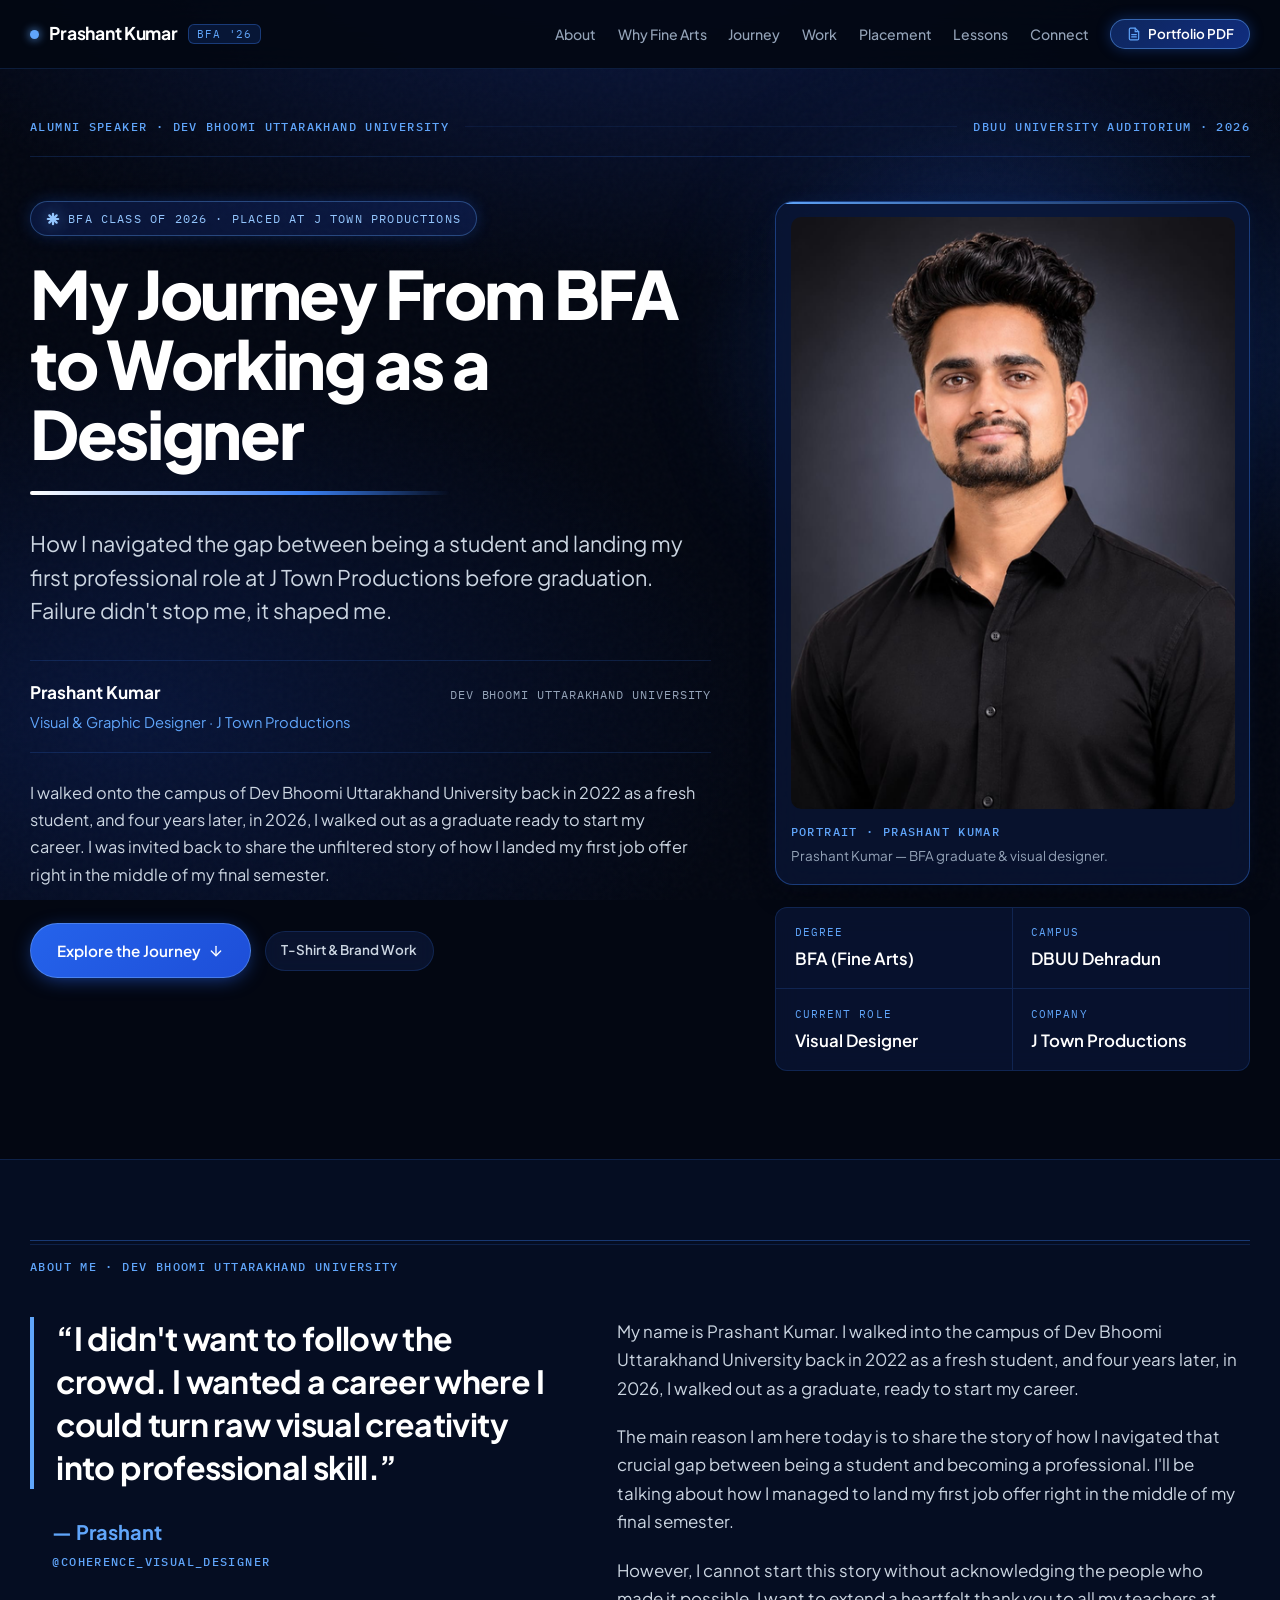
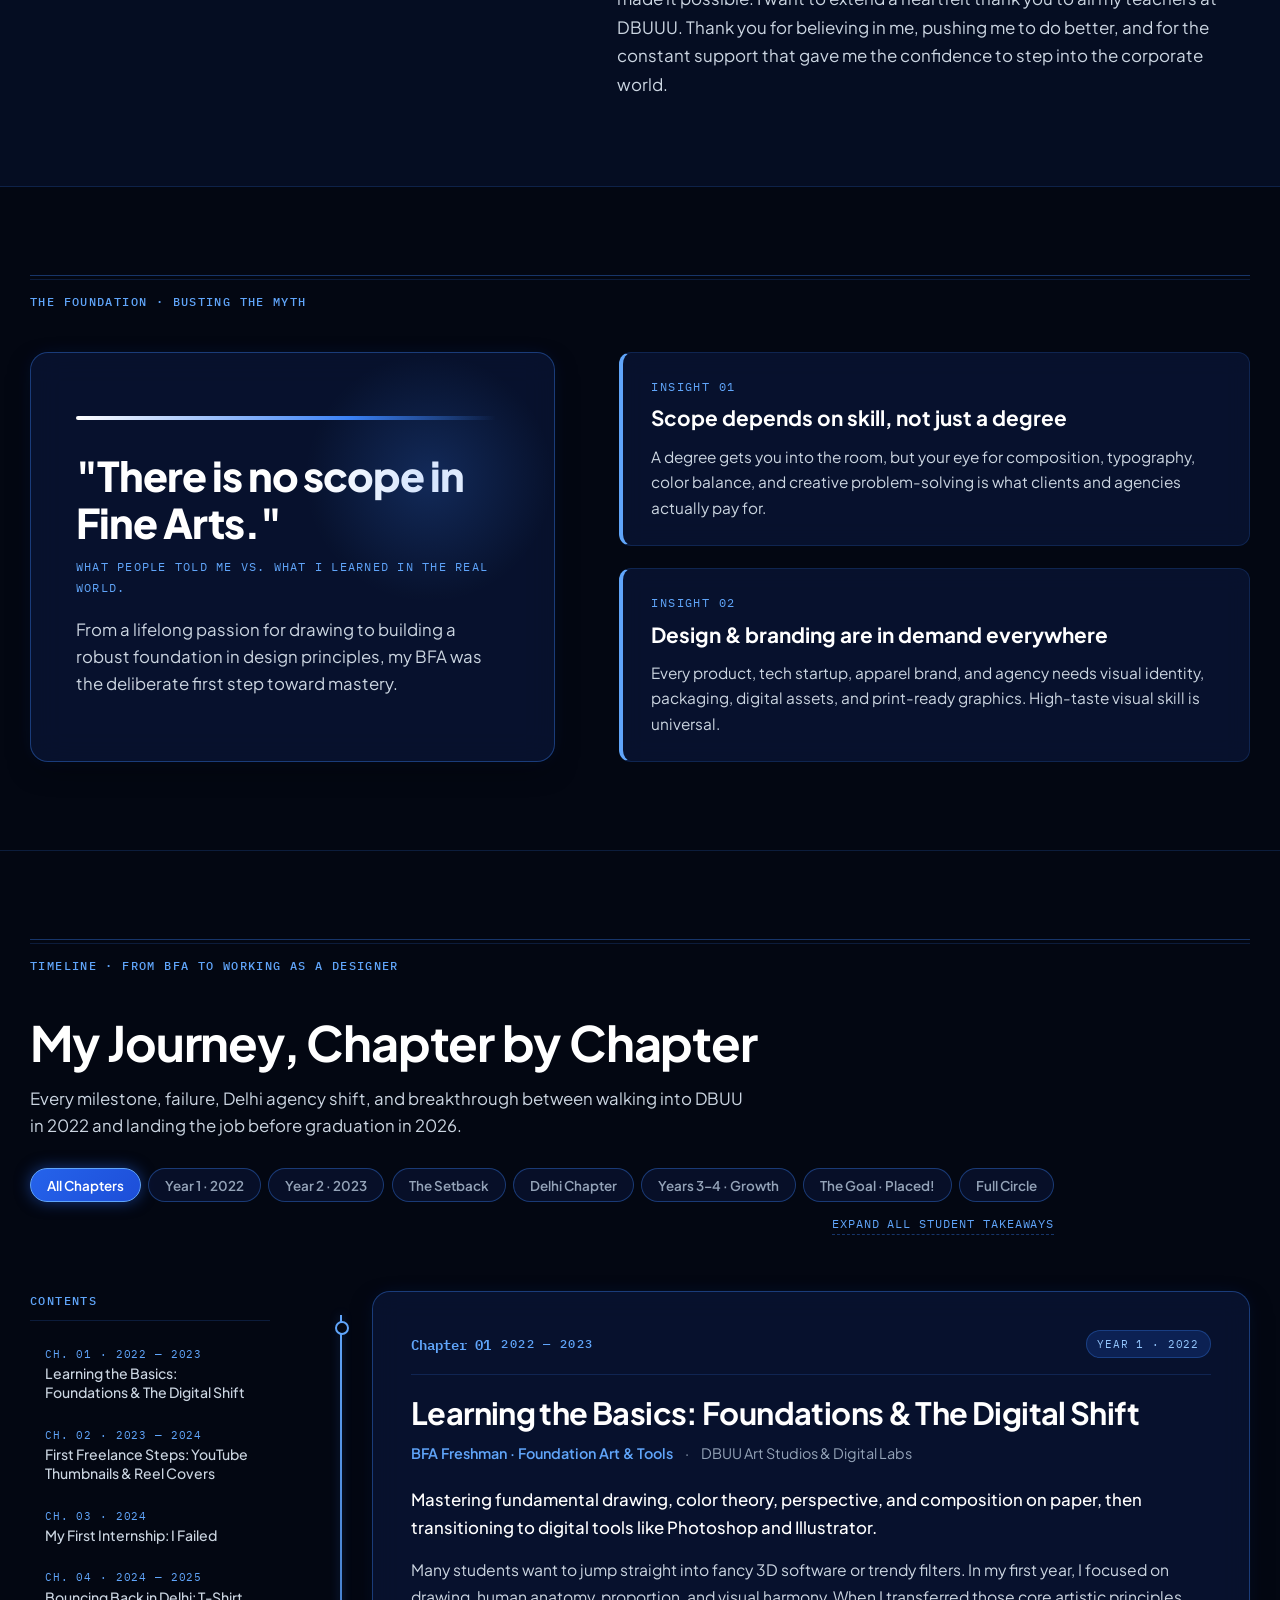
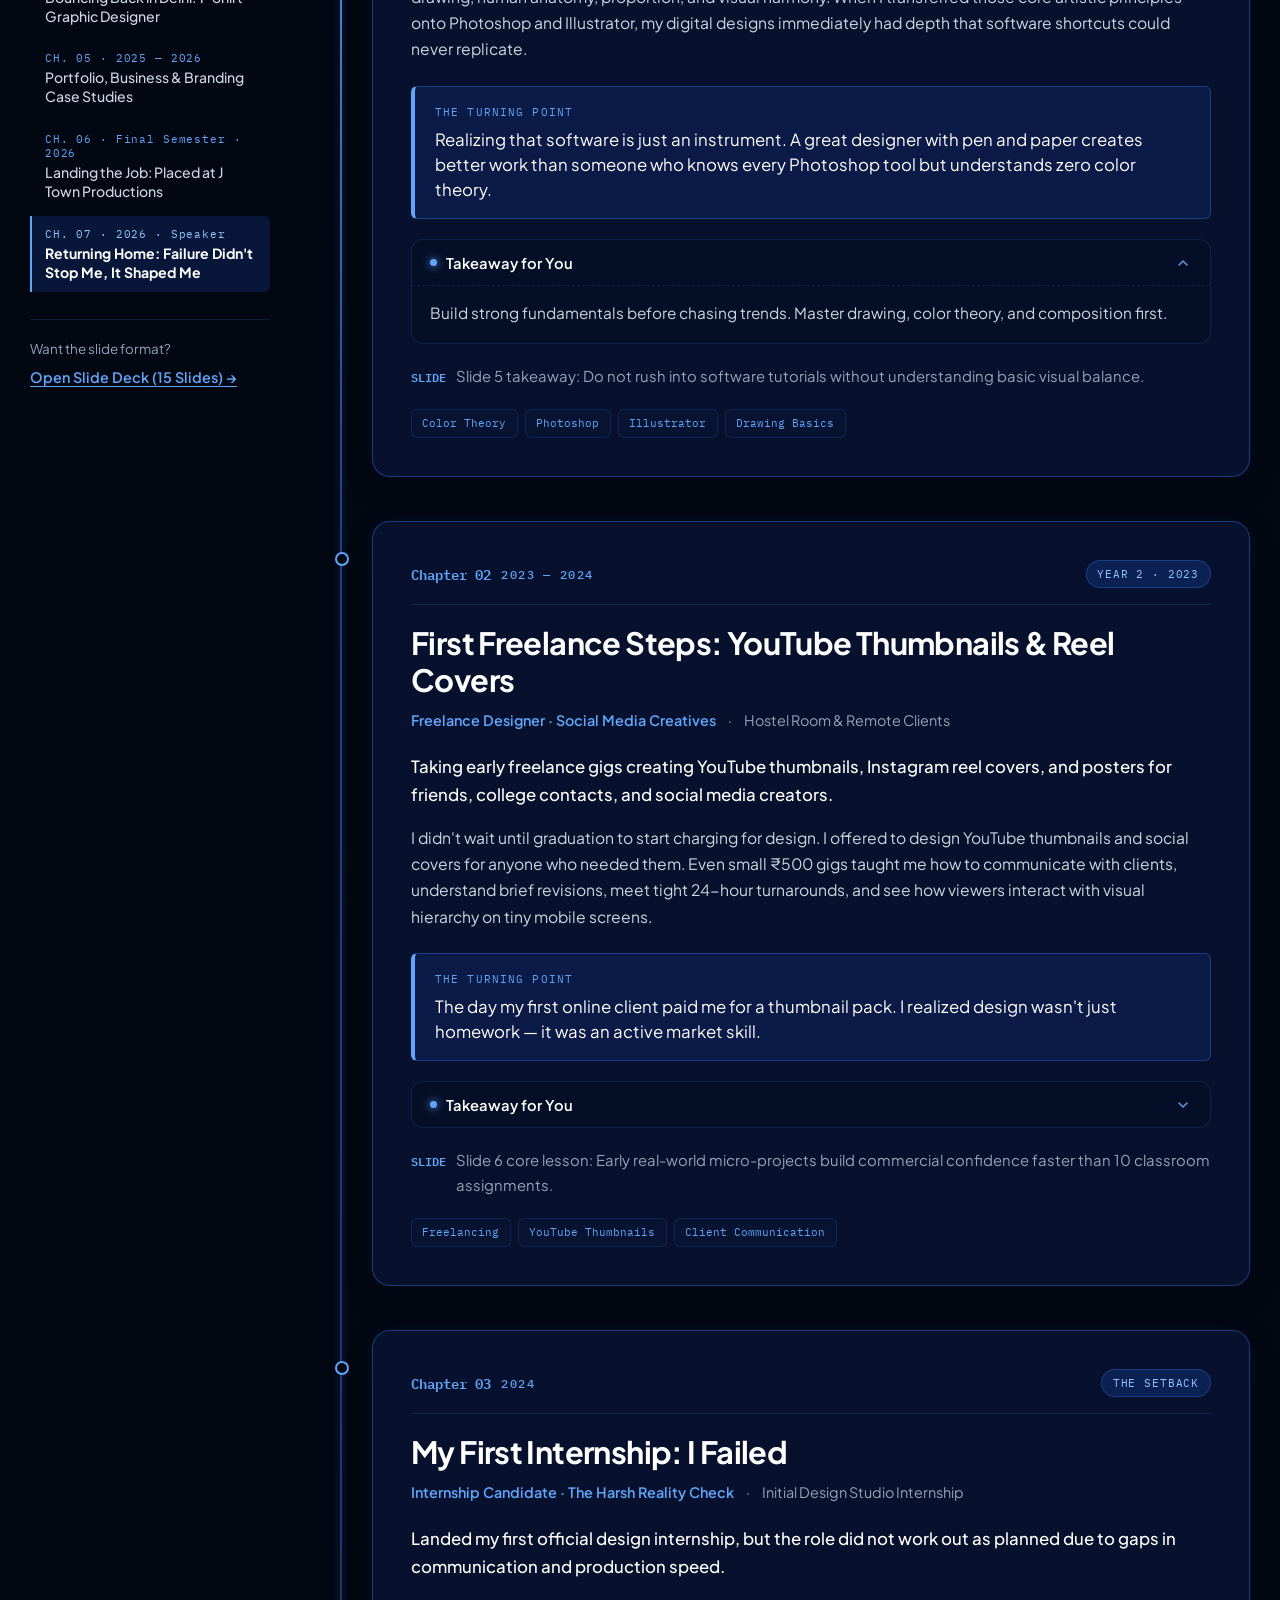
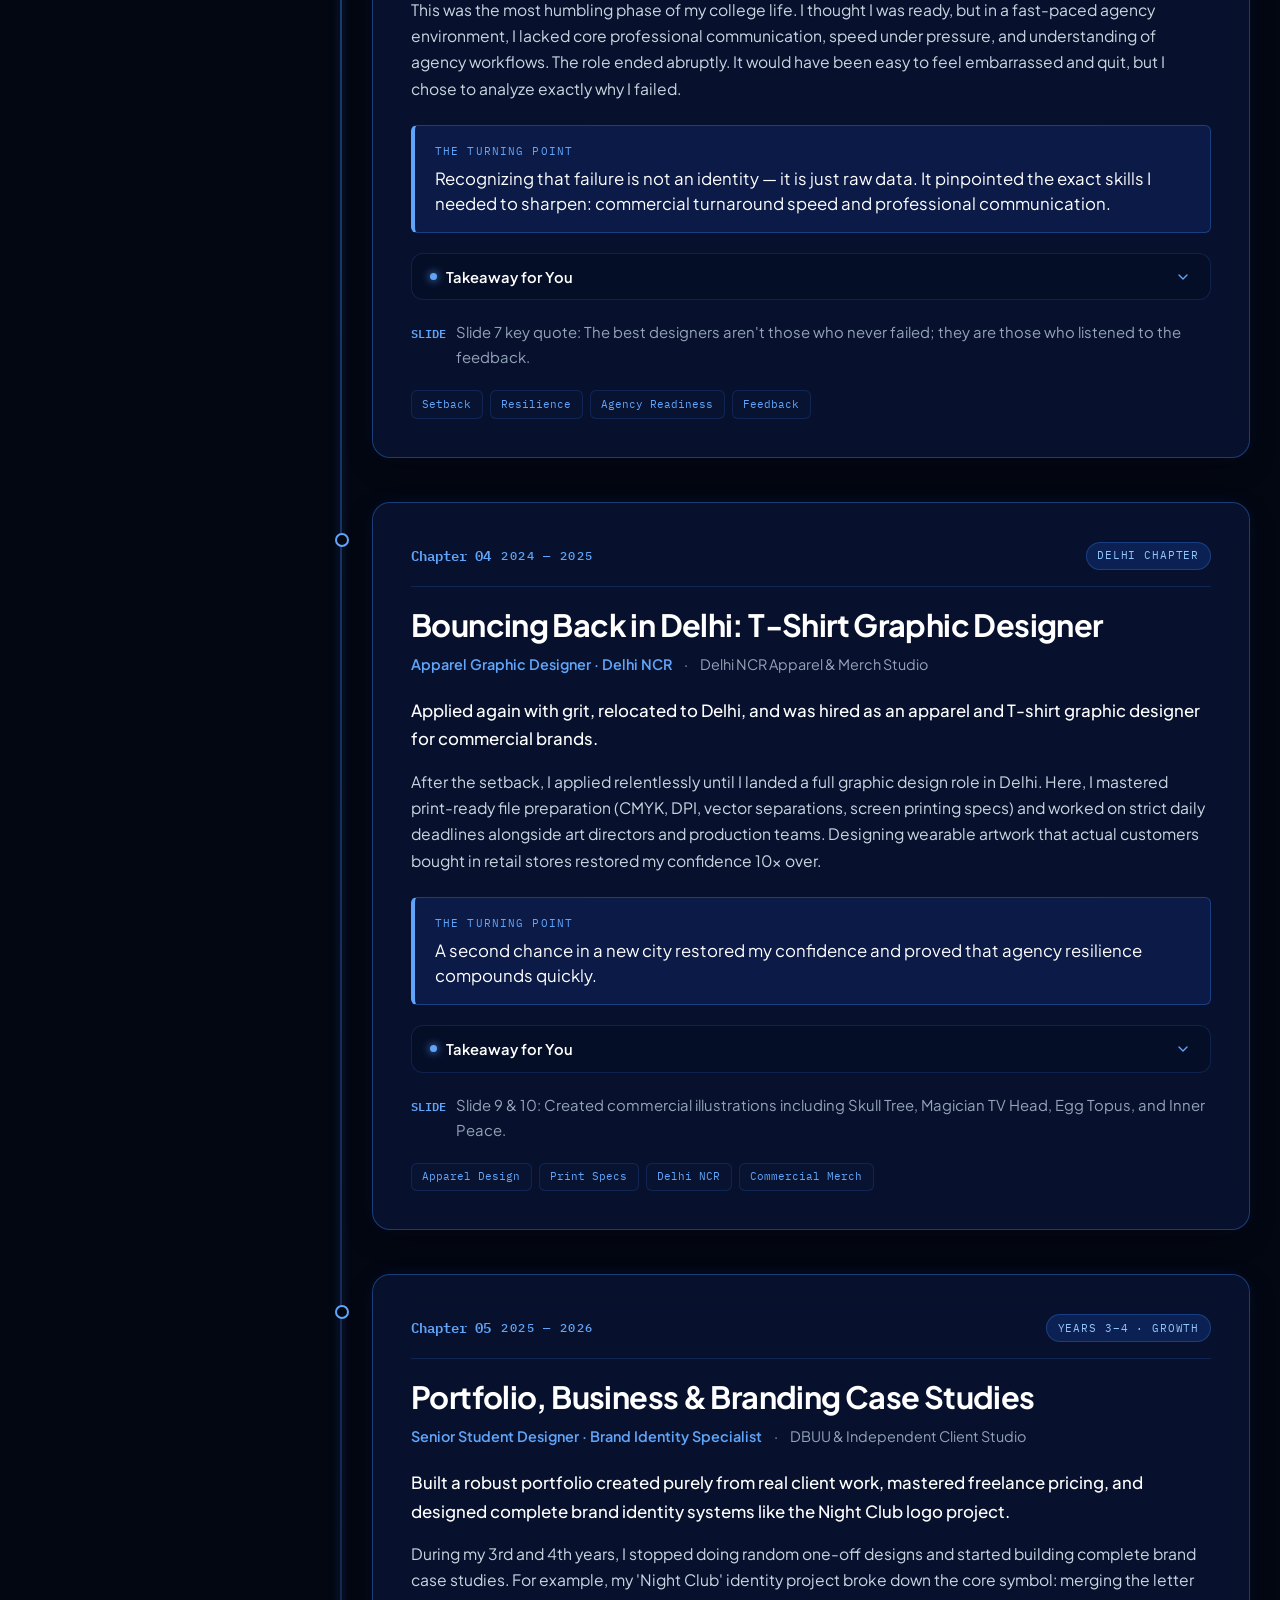
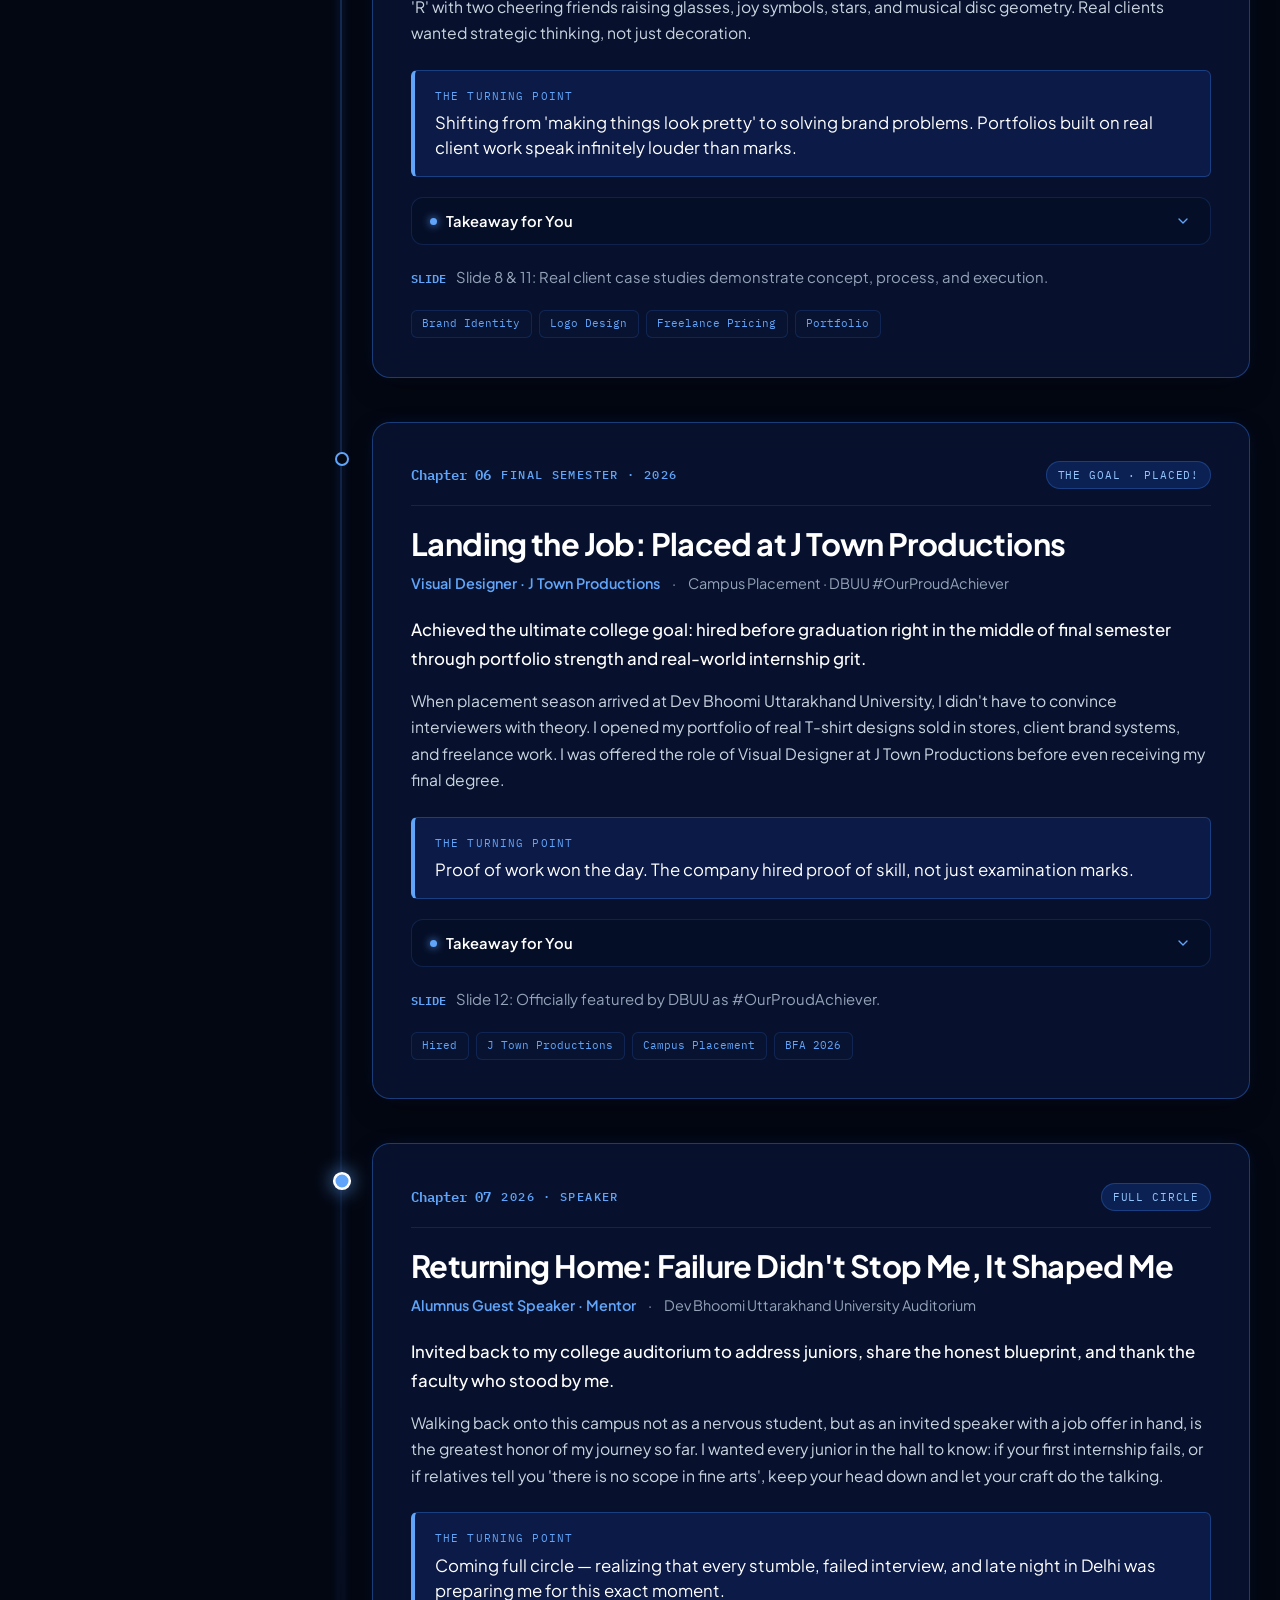
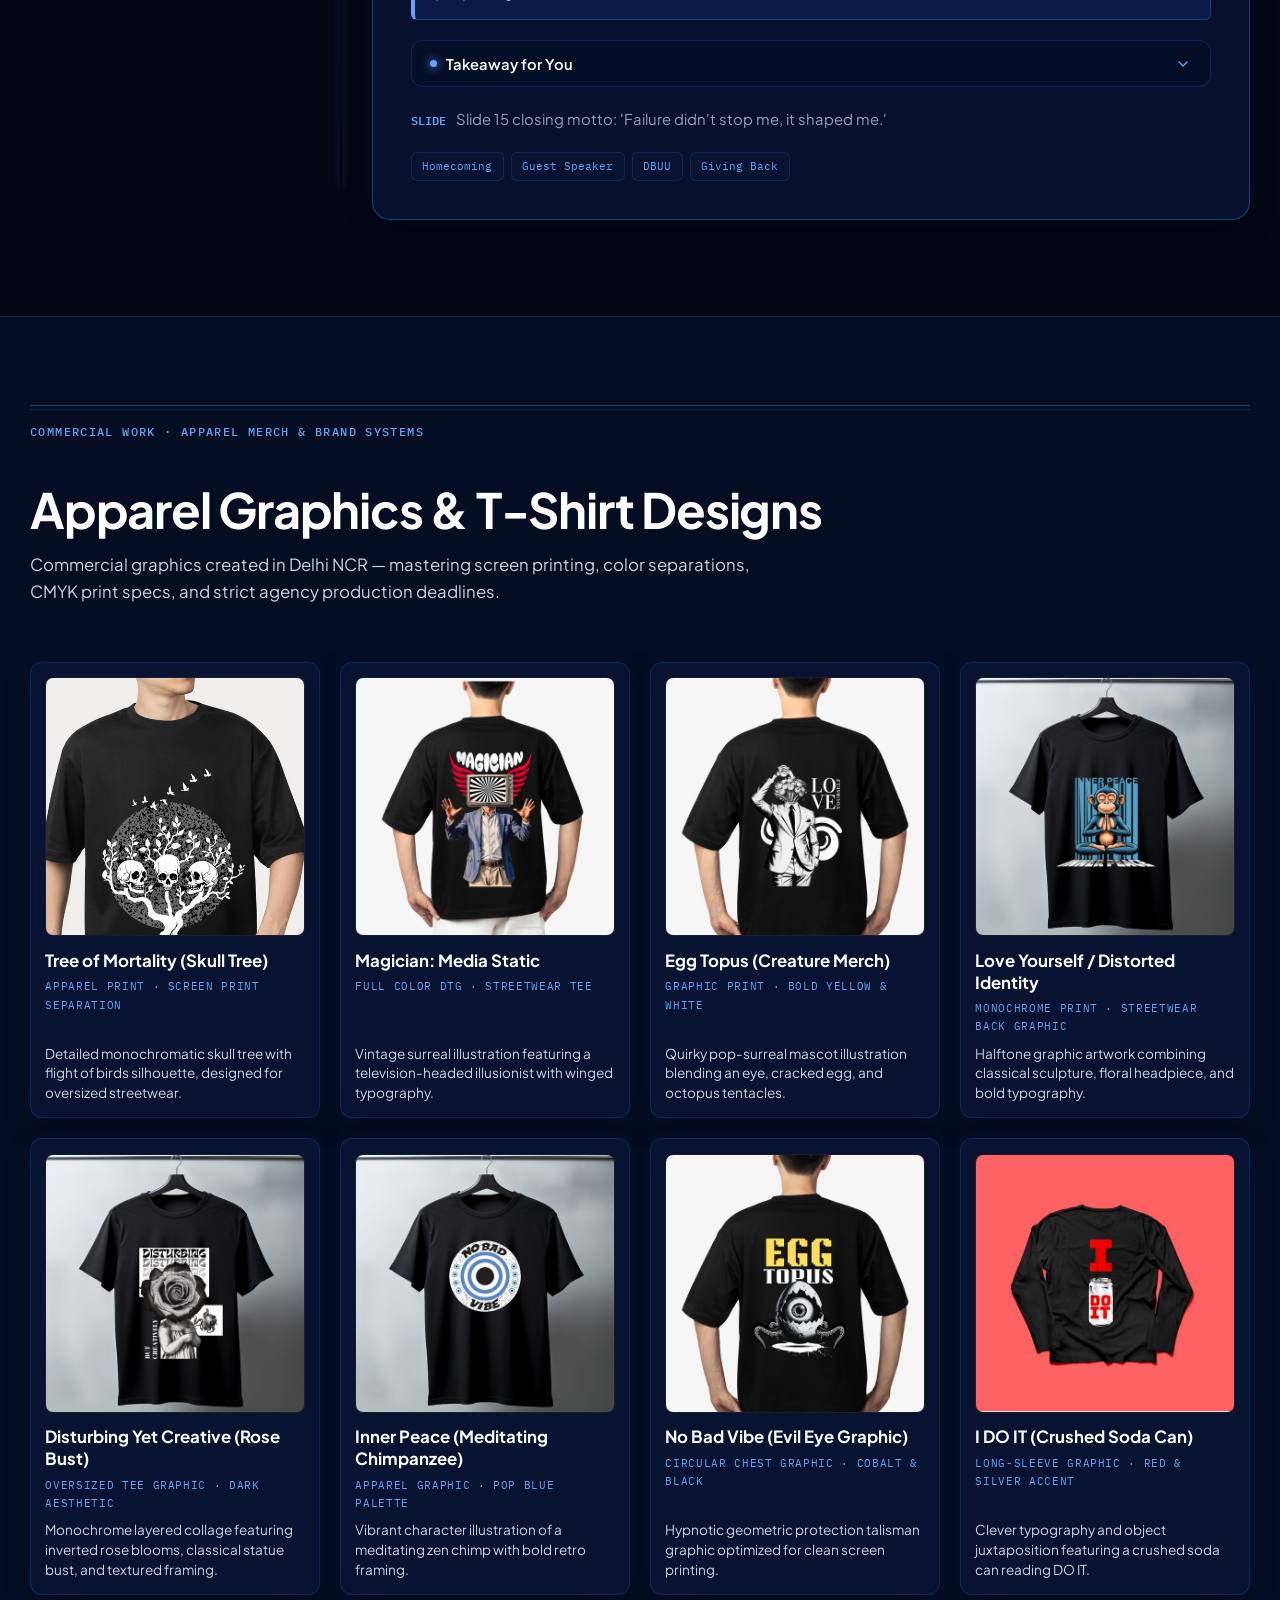
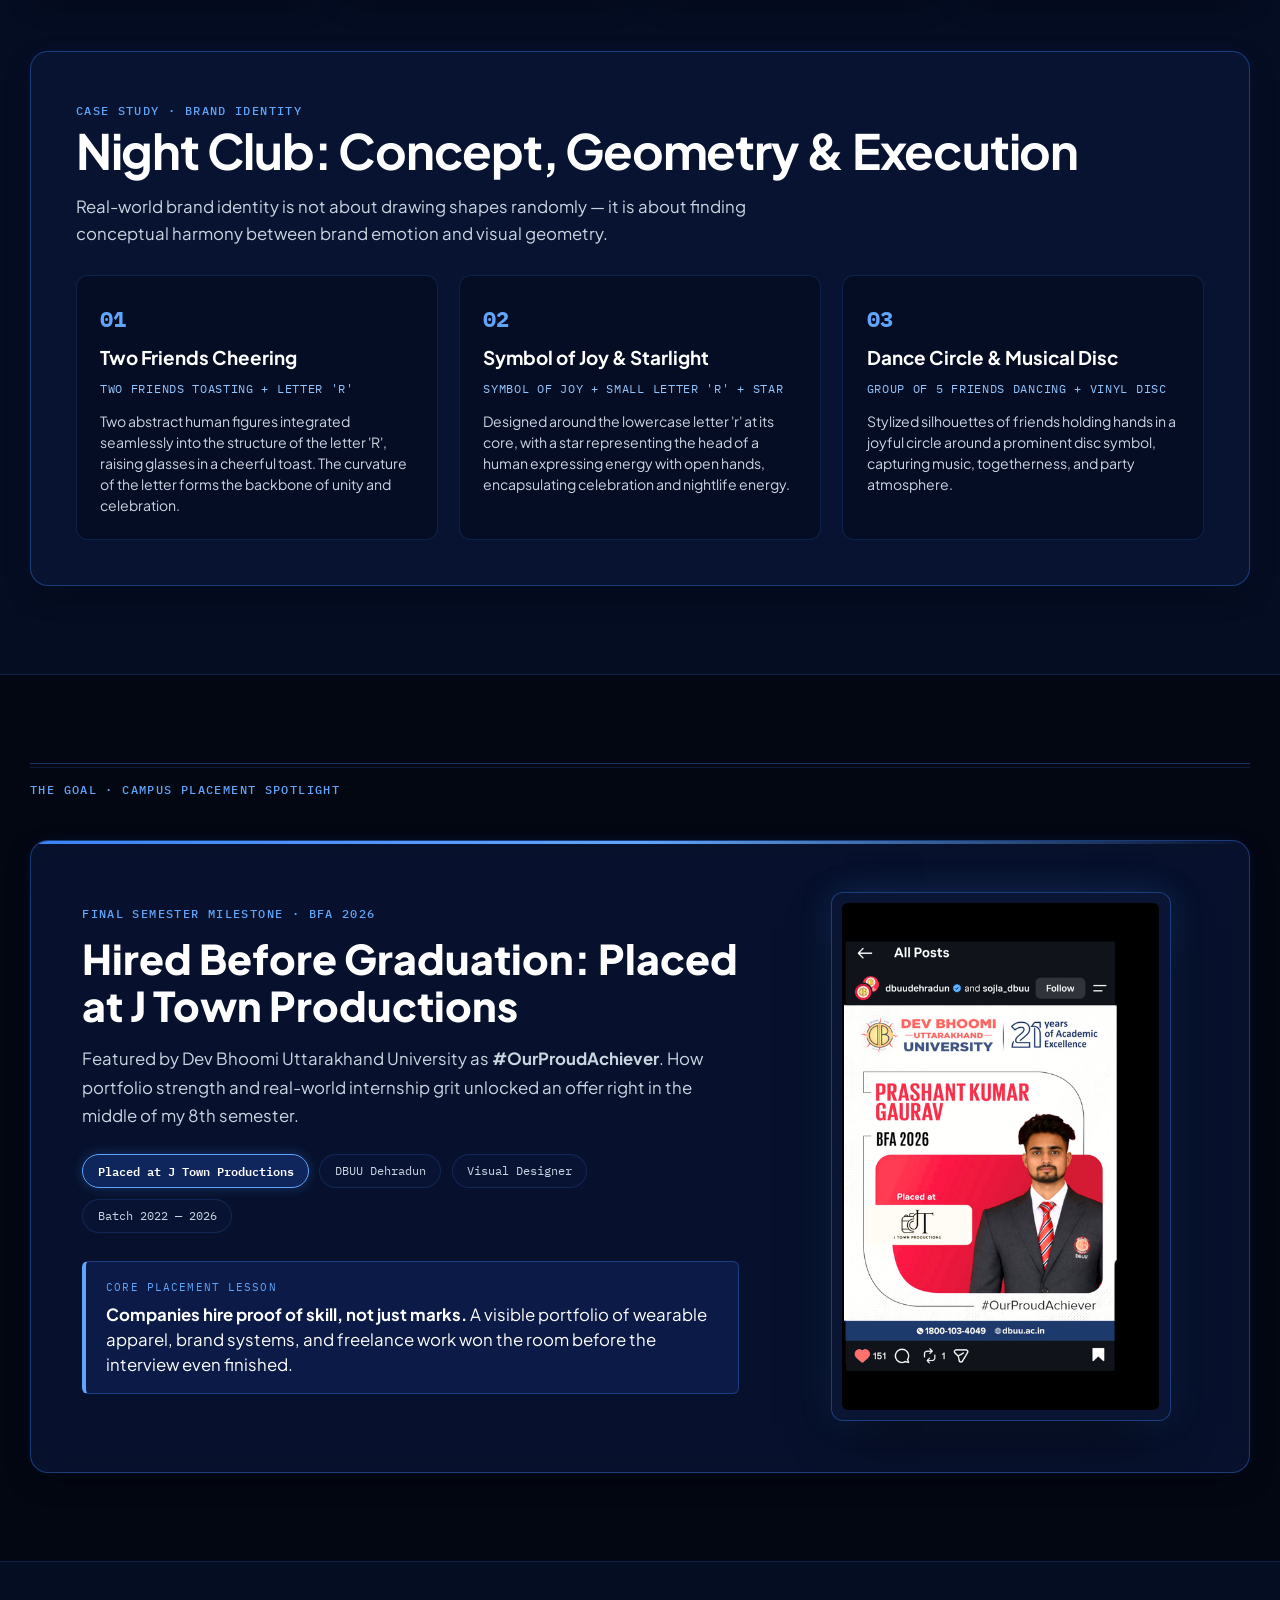
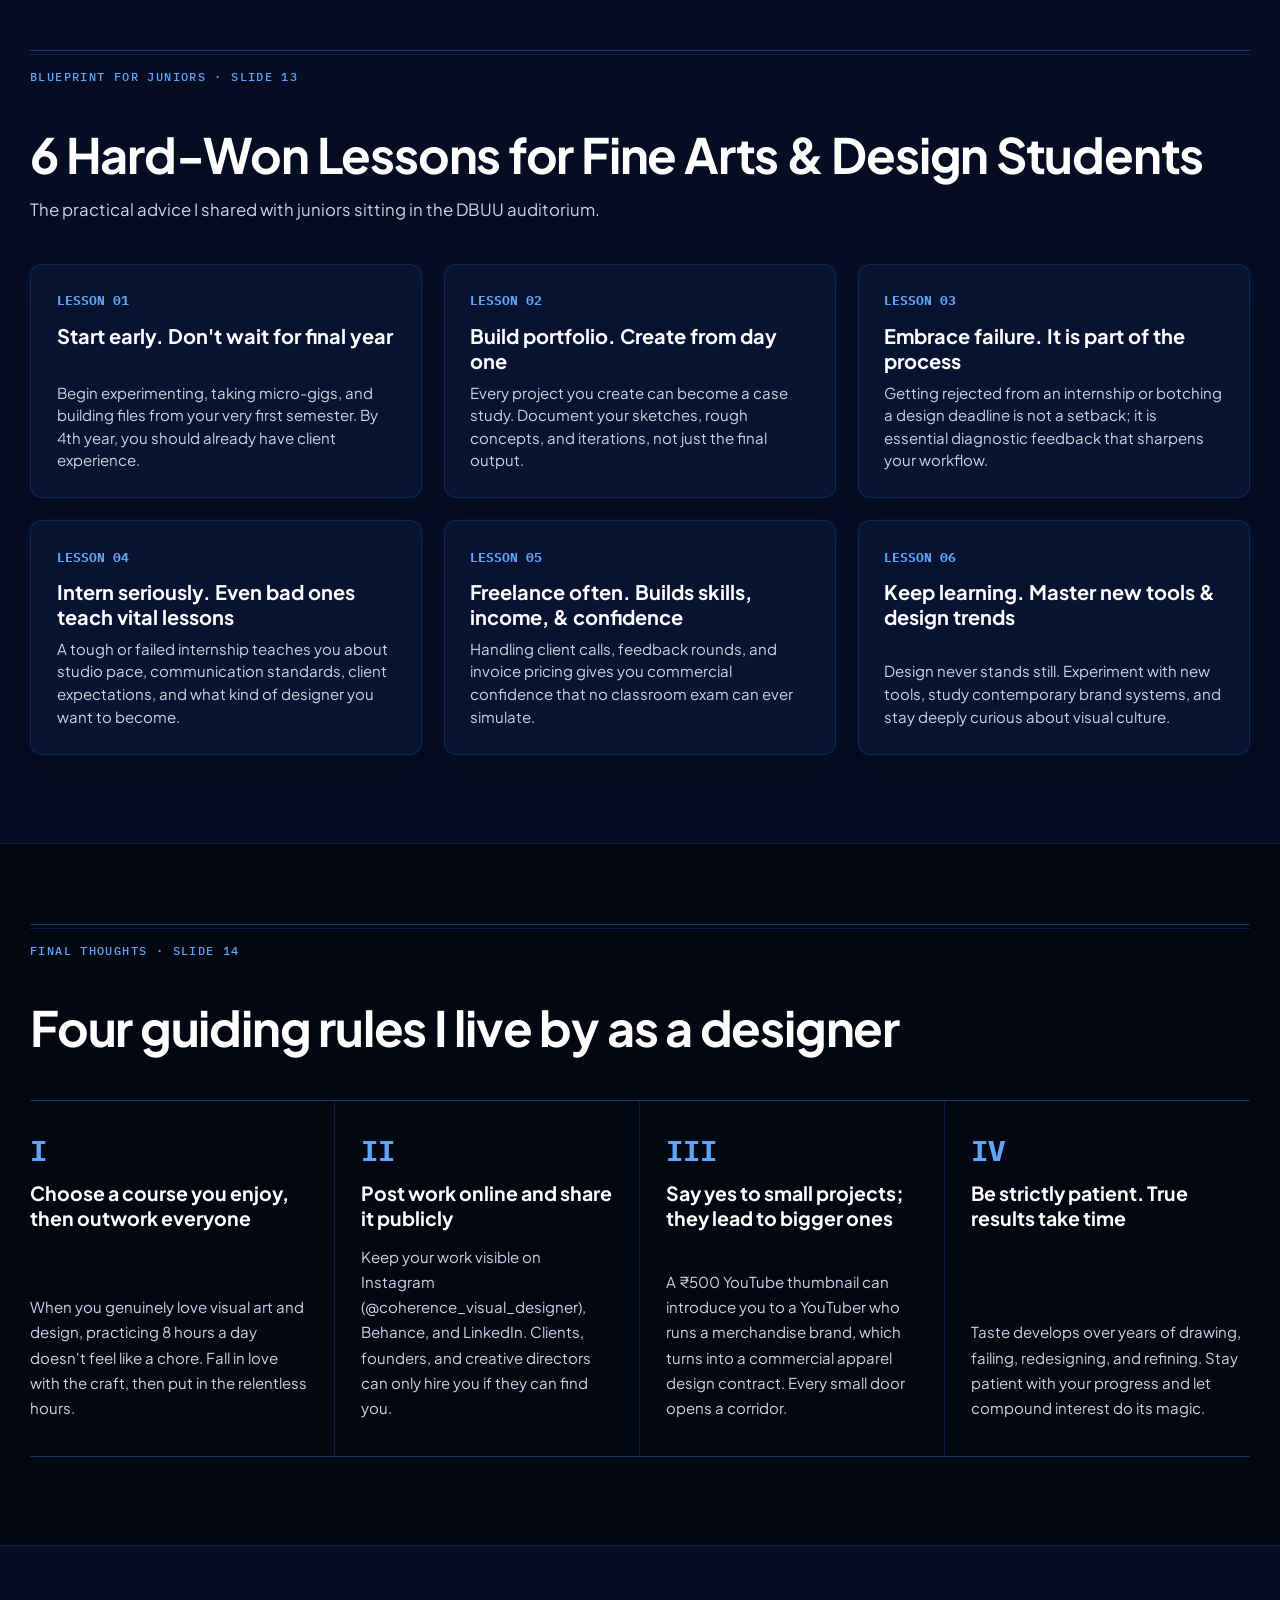
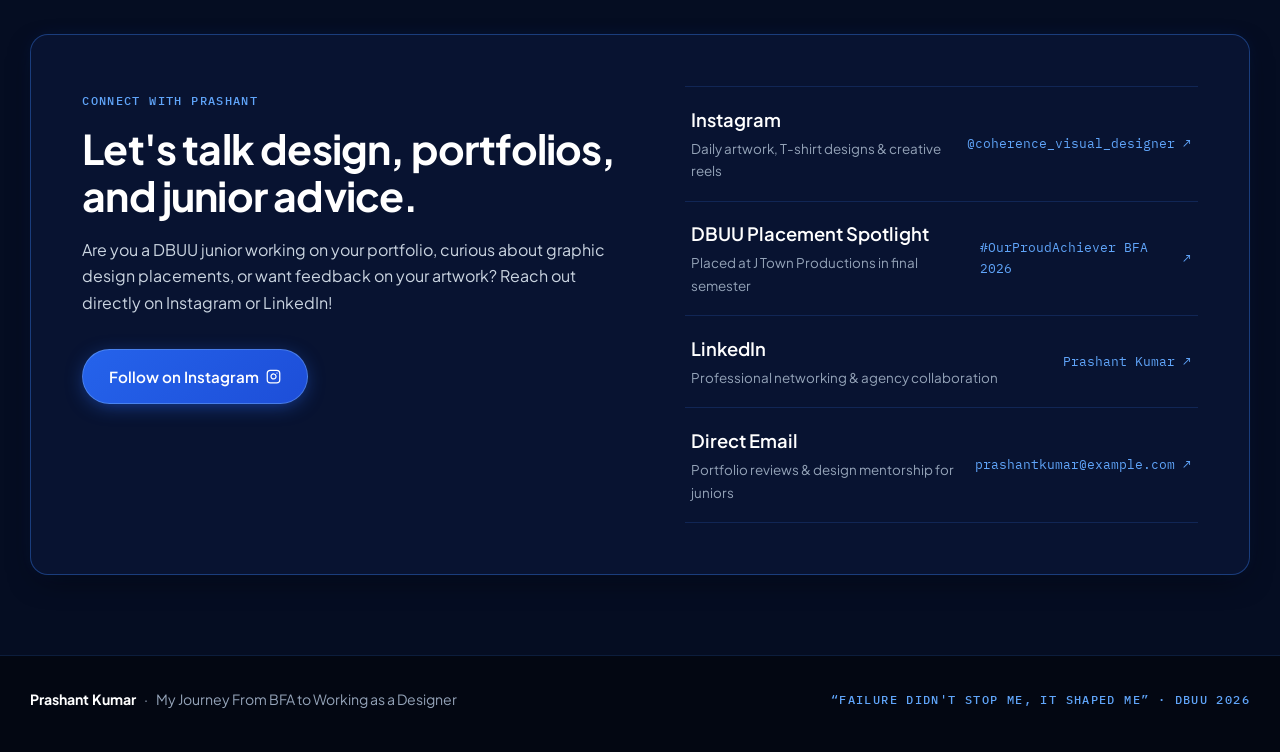
<file: index.html>
<!DOCTYPE html>
<html lang="en">
  <head>
    <meta charset="UTF-8" />
    <meta name="viewport" content="width=device-width, initial-scale=1.0" />
    <title>Prashant Kumar — From BFA to Working as a Designer</title>
    <meta
      name="description"
      content="Alumni speaker showcase at Dev Bhoomi Uttarakhand University: My Journey From BFA to Working as a Designer. Failure didn't stop me, it shaped me."
    />

    <!-- Modern Blue Agency Typography: Plus Jakarta Sans (Headlines & Body), IBM Plex Mono (Metadata) -->
    <link rel="preconnect" href="https://fonts.googleapis.com" />
    <link rel="preconnect" href="https://fonts.gstatic.com" crossorigin />
    <link
      href="https://fonts.googleapis.com/css2?family=IBM+Plex+Mono:wght@400;500;600&family=Plus+Jakarta+Sans:wght@400;500;600;700;800&display=swap"
      rel="stylesheet"
    />

    <link rel="stylesheet" href="styles.css" />
  </head>
  <body>
    <!-- Subtle tactile paper grain overlay -->
    <div class="paper-grain" aria-hidden="true"></div>

    <!-- Top reading progress hairline -->
    <div class="reading-progress" aria-hidden="true">
      <div class="reading-progress__bar" id="reading-progress-bar"></div>
    </div>

    <!-- Magazine Masthead Navigation -->
    <header class="masthead" id="masthead">
      <div class="masthead__inner container">
        <a href="#top" class="masthead__brand" aria-label="Back to top">
          <span class="masthead__dot" aria-hidden="true"></span>
          <span class="masthead__title" id="masthead-name">Prashant Kumar</span>
          <span class="masthead__issue" id="masthead-issue">BFA '26</span>
        </a>

        <nav class="masthead__nav" aria-label="Primary navigation">
          <a href="#story">About</a>
          <a href="#myth">Why Fine Arts</a>
          <a href="#journey">Journey</a>
          <a href="#work">Work</a>
          <a href="#placement">Placement</a>
          <a href="#lessons">Lessons</a>
          <a href="#connect">Connect</a>
          <button type="button" class="nav-pdf-btn" id="open-portfolio-pdf-btn" title="Open Graphic Design Portfolio PDF">
            <svg width="14" height="14" viewBox="0 0 24 24" fill="none" stroke="currentColor" stroke-width="2" stroke-linecap="round" stroke-linejoin="round" aria-hidden="true">
              <path d="M14 2H6a2 2 0 0 0-2 2v16a2 2 0 0 0 2 2h12a2 2 0 0 0 2-2V8z"></path>
              <polyline points="14 2 14 8 20 8"></polyline>
              <line x1="16" y1="13" x2="8" y2="13"></line>
              <line x1="16" y1="17" x2="8" y2="17"></line>
            </svg>
            <span>Portfolio PDF</span>
          </button>
        </nav>

        <!-- 3-Line Hamburger Menu Toggle (Visible on Small Devices) -->
        <button
          type="button"
          class="hamburger-btn"
          id="hamburger-btn"
          aria-expanded="false"
          aria-controls="mobile-nav-drawer"
          aria-label="Toggle navigation menu"
        >
          <span class="hamburger-line"></span>
          <span class="hamburger-line"></span>
          <span class="hamburger-line"></span>
        </button>
      </div>

      <!-- Mobile Navigation Drawer -->
      <div class="mobile-nav-drawer" id="mobile-nav-drawer" hidden role="dialog" aria-modal="true" aria-label="Mobile Navigation Menu">
        <div class="mobile-nav-backdrop" id="mobile-nav-backdrop"></div>
        <div class="mobile-nav-panel">
          <div class="mobile-nav-header">
            <div class="masthead__brand">
              <span class="masthead__dot"></span>
              <span class="masthead__title">Prashant Kumar</span>
              <span class="masthead__issue">BFA '26</span>
            </div>
            <button type="button" class="mobile-nav-close" id="mobile-nav-close" aria-label="Close navigation menu">
              <svg width="20" height="20" viewBox="0 0 24 24" fill="none" stroke="currentColor" stroke-width="2.2" stroke-linecap="round" stroke-linejoin="round">
                <line x1="18" y1="6" x2="6" y2="18"></line>
                <line x1="6" y1="6" x2="18" y2="18"></line>
              </svg>
            </button>
          </div>
          <nav class="mobile-nav-links" aria-label="Mobile navigation links">
            <a href="#story" class="mobile-nav-link">About</a>
            <a href="#myth" class="mobile-nav-link">Why Fine Arts</a>
            <a href="#journey" class="mobile-nav-link">Journey</a>
            <a href="#work" class="mobile-nav-link">Work & Merch</a>
            <a href="#placement" class="mobile-nav-link">Placement</a>
            <a href="#lessons" class="mobile-nav-link">6 Lessons</a>
            <a href="#connect" class="mobile-nav-link">Connect</a>

            <div class="mobile-nav-actions" style="margin-top: 1.25rem; display: flex; flex-direction: column; gap: 0.65rem;">
              <button type="button" class="nav-pdf-btn mobile-pdf-btn" id="mobile-open-portfolio-pdf-btn">
                <svg width="15" height="15" viewBox="0 0 24 24" fill="none" stroke="currentColor" stroke-width="2" stroke-linecap="round" stroke-linejoin="round" aria-hidden="true">
                  <path d="M14 2H6a2 2 0 0 0-2 2v16a2 2 0 0 0 2 2h12a2 2 0 0 0 2-2V8z"></path>
                  <polyline points="14 2 14 8 20 8"></polyline>
                  <line x1="16" y1="13" x2="8" y2="13"></line>
                  <line x1="16" y1="17" x2="8" y2="17"></line>
                </svg>
                <span>View Portfolio PDF</span>
              </button>
            </div>
          </nav>
        </div>
      </div>
    </header>

    <main id="top">
      <!-- ================================================================
           HERO: MAGAZINE COVER SPREAD
      ================================================================= -->
      <section class="hero container">
        <div class="hero__meta-bar">
          <span class="mono-label" id="issue-label">ALUMNI SPEAKER · DEV BHOOMI UTTARAKHAND UNIVERSITY</span>
          <span class="hero__meta-divider" aria-hidden="true"></span>
          <span class="mono-label" id="event-meta">DBUU AUDITORIUM · BATCH 2022 — 2026</span>
        </div>

        <div class="hero__grid">
          <div class="hero__copy">
            <div class="alumni-pill">
              <svg class="pdf-asterisk" style="width: 14px; height: 14px;" viewBox="0 0 100 100" fill="none" aria-hidden="true">
                <rect x="42" y="5" width="16" height="90" rx="8" fill="url(#pill-star-grad)"/>
                <rect x="5" y="42" width="90" height="16" rx="8" fill="url(#pill-star-grad)"/>
                <rect x="42" y="5" width="16" height="90" rx="8" transform="rotate(45 50 50)" fill="url(#pill-star-grad)"/>
                <rect x="42" y="5" width="16" height="90" rx="8" transform="rotate(-45 50 50)" fill="url(#pill-star-grad)"/>
                <defs>
                  <linearGradient id="pill-star-grad" x1="0" y1="0" x2="100" y2="100">
                    <stop stop-color="#93C5FD"/>
                    <stop offset="1" stop-color="#3B82F6"/>
                  </linearGradient>
                </defs>
              </svg>
              <span id="alumni-badge">BFA Class of 2026 · Placed at J Town Productions</span>
            </div>

            <h1 class="hero__headline" id="talk-title">
              My Journey From BFA to Working as a Designer
            </h1>

            <div class="pdf-gradient-bar" aria-hidden="true"></div>

            <p class="hero__subtitle" id="talk-subtitle">
              How I navigated the gap between being a student and landing my first professional role
              at J Town Productions before graduation. Failure didn't stop me, it shaped me.
            </p>

            <div class="hero__byline">
              <div class="hero__byline-text">
                <span class="hero__byline-name" id="hero-speaker-name">Prashant Kumar</span>
                <span class="hero__byline-role" id="hero-speaker-role">
                  Visual Designer · J Town Productions
                </span>
              </div>
              <span class="hero__byline-college" id="hero-college-name">
                Dev Bhoomi Uttarakhand University
              </span>
            </div>

            <p class="hero__intro" id="hero-short-intro"></p>

            <div class="hero__cta-row">
              <a href="#journey" class="btn-primary">
                <span>Explore the Journey</span>
                <svg width="16" height="16" viewBox="0 0 24 24" fill="none" stroke="currentColor" stroke-width="2" stroke-linecap="round" stroke-linejoin="round" aria-hidden="true">
                  <line x1="12" y1="5" x2="12" y2="19"></line>
                  <polyline points="19 12 12 19 5 12"></polyline>
                </svg>
              </a>
              <a href="#work" class="btn-ghost">T-Shirt &amp; Brand Work</a>
            </div>
          </div>

          <aside class="hero__visual">
            <figure class="editorial-frame">
              <div class="editorial-frame__image-wrap">
                <img
                  id="speaker-photo"
                  src="assets/prashant-portrait.png"
                  alt="Prashant Kumar"
                  class="editorial-frame__img"
                />
              </div>
              <figcaption class="editorial-frame__caption">
                <span class="mono-label">PORTRAIT · PRASHANT KUMAR</span>
                <span id="speaker-photo-caption">
                  BFA graduate, visual designer, and guest speaker back on campus.
                </span>
              </figcaption>
            </figure>

            <dl class="facts-grid" id="quick-facts" aria-label="Speaker snapshot"></dl>
          </aside>
        </div>
      </section>

      <!-- ================================================================
           ABOUT ME: OPENING LETTER & GRATITUDE TO TEACHERS (SLIDE 2)
      ================================================================= -->
      <section class="letter-section" id="story">
        <div class="container">
          <div class="editorial-rule">
            <span class="mono-label">ABOUT ME · DEV BHOOMI UTTARAKHAND UNIVERSITY</span>
          </div>

          <div class="letter__grid">
            <div class="letter__lead-col">
              <blockquote class="letter__pullquote" id="letter-lead">
                “I didn't want to follow the crowd. I wanted a career where I could turn raw visual
                creativity into professional skill.”
              </blockquote>
              <div class="letter__signature">
                <span class="letter__sig-name" id="letter-sig-name">— Prashant Kumar</span>
                <span class="mono-label" id="letter-sig-meta">@COHERENCE_VISUAL_DESIGNER</span>
              </div>
            </div>

            <div class="letter__body-col" id="letter-body"></div>
          </div>
        </div>
      </section>

      <!-- ================================================================
           WHY I CHOSE FINE ARTS & BUSTING THE MYTH (SLIDES 3 & 4)
      ================================================================= -->
      <section class="myth-section" id="myth">
        <div class="container">
          <div class="editorial-rule">
            <span class="mono-label" id="myth-eyebrow">THE FOUNDATION · BUSTING THE MYTH</span>
          </div>

          <div class="myth-grid">
            <div class="myth-quote-box reveal">
              <div class="pdf-gradient-bar" aria-hidden="true" style="margin-top: 0;"></div>
              <h2 class="myth-quote-title" id="myth-heading">“There is no scope in Fine Arts.”</h2>
              <p class="myth-quote-sub" id="myth-subheading">What people told me vs. what I learned</p>
              <p class="section-lead" id="myth-lead">
                From a lifelong passion for drawing to building a robust foundation in design principles,
                my BFA was the deliberate first step toward mastery.
              </p>
            </div>

            <div class="myth-cards-list" id="myth-insights"></div>
          </div>
        </div>
      </section>

      <!-- ================================================================
           CENTERPIECE: MY JOURNEY TIMELINE (CHRONOLOGICAL FROM SLIDES)
      ================================================================= -->
      <section class="journey-section" id="journey">
        <div class="container">
          <div class="editorial-rule">
            <span class="mono-label">TIMELINE · FROM BFA TO WORKING AS A DESIGNER</span>
          </div>

          <div class="journey__header">
            <div class="journey__title-block">
              <h2 class="section-heading">My Journey, Chapter by Chapter</h2>
              <p class="section-lead">
                Every milestone, failure, Delhi agency shift, and breakthrough between walking into
                DBUU in 2022 and landing the job before graduation in 2026.
              </p>
            </div>

            <div class="journey__controls">
              <div
                class="era-filters"
                id="era-filters"
                role="tablist"
                aria-label="Filter journey by era"
              ></div>
              <button type="button" class="text-toggle-btn" id="toggle-all-lessons-btn">
                Expand all student takeaways
              </button>
            </div>
          </div>

          <div class="journey__layout">
            <!-- Sticky Editorial Chapter Index (Desktop) -->
            <aside class="chapter-rail" aria-label="Chapter quick navigation">
              <div class="chapter-rail__sticky">
                <span class="mono-label chapter-rail__heading">CONTENTS</span>
                <ol class="chapter-rail__list" id="chapter-rail-list"></ol>
                <div class="chapter-rail__hint">
                  <span>Want the slide format?</span>
                  <a href="presentation.html" class="link-inline">
                    Open Slide Deck (15 Slides) →
                  </a>
                </div>
              </div>
            </aside>

            <!-- Vertical Story Spine -->
            <div class="timeline" id="timeline-container"></div>
          </div>
        </div>
      </section>

      <!-- ================================================================
           WORK SHOWCASE: T-SHIRTS & LOGO CASE STUDY (SLIDES 8 & 10)
      ================================================================= -->
      <section class="work-section" id="work">
        <div class="container">
          <div class="editorial-rule">
            <span class="mono-label">COMMERCIAL WORK · APPAREL MERCH &amp; BRAND SYSTEMS</span>
          </div>

          <div class="journey__header">
            <div class="journey__title-block">
              <h2 class="section-heading">Apparel Graphics &amp; T-Shirt Designs</h2>
              <p class="section-lead">
                Commercial graphics created in Delhi NCR — mastering screen printing, color
                separations, CMYK print specs, and strict agency production deadlines.
              </p>
            </div>
          </div>

          <div class="tshirt-grid" id="tshirt-grid"></div>

          <!-- Night Club Logo Case Study (Slide 8) -->
          <div class="logo-study-block reveal" id="logo-study">
            <span class="mono-label" id="logo-eyebrow">CASE STUDY · BRAND IDENTITY (SLIDE 8)</span>
            <h3 class="section-heading" id="logo-title">Night Club: Concept, Geometry &amp; Execution</h3>
            <p class="section-lead" id="logo-lead">
              Real-world brand identity is not about drawing shapes randomly — it is about finding
              conceptual harmony between brand emotion and visual geometry.
            </p>

            <div class="logo-concepts-grid" id="logo-concepts"></div>
          </div>
        </div>
      </section>

      <!-- ================================================================
           PLACEMENT SPOTLIGHT: HIRED AT J TOWN PRODUCTIONS (SLIDE 12)
      ================================================================= -->
      <section class="placement-section" id="placement">
        <div class="container">
          <div class="editorial-rule">
            <span class="mono-label">THE GOAL · CAMPUS PLACEMENT SPOTLIGHT</span>
          </div>

          <div class="placement-banner reveal">
            <div class="placement-banner__copy">
              <span class="mono-label">FINAL SEMESTER MILESTONE · BFA 2026</span>
              <h2 class="placement-banner__headline">
                Hired Before Graduation: Placed at J Town Productions
              </h2>
              <p class="placement-banner__lead">
                Featured by Dev Bhoomi Uttarakhand University as <strong>#OurProudAchiever</strong>.
                How portfolio strength and real-world internship grit unlocked an offer right in the
                middle of my 8th semester.
              </p>

              <div class="placement-badge-row">
                <span class="placement-pill highlight">Placed at J Town Productions</span>
                <span class="placement-pill">DBUU Dehradun</span>
                <span class="placement-pill">Visual Designer</span>
                <span class="placement-pill">Batch 2022 — 2026</span>
              </div>

              <div class="turning-point">
                <span class="turning-point__label">Core Placement Lesson</span>
                <p>
                  <strong>Companies hire proof of skill, not just marks.</strong> A visible portfolio of
                  wearable apparel, brand systems, and freelance work won the room before the interview even finished.
                </p>
              </div>
            </div>

            <figure class="placement-poster-frame">
              <img
                src="assets/prashant-placement-poster.png"
                alt="Dev Bhoomi Uttarakhand University placement spotlight poster for Prashant Kumar"
                loading="lazy"
              />
            </figure>
          </div>
        </div>
      </section>

      <!-- ================================================================
           6 HARD-WON LESSONS FOR JUNIORS (SLIDE 13)
      ================================================================= -->
      <section class="lessons-section" id="lessons">
        <div class="container">
          <div class="editorial-rule">
            <span class="mono-label" id="lessons-eyebrow">BLUEPRINT FOR JUNIORS · SLIDE 13</span>
          </div>

          <h2 class="section-heading" id="lessons-heading">
            6 Hard-Won Lessons for Fine Arts &amp; Design Students
          </h2>
          <p class="section-lead">
            The practical advice I shared with juniors sitting in the DBUU auditorium.
          </p>

          <div class="lessons-grid" id="lessons-grid"></div>
        </div>
      </section>

      <!-- ================================================================
           POSTSCRIPT: FOUR GUIDING RULES (SLIDE 14)
      ================================================================= -->
      <section class="notes-section" id="notes">
        <div class="container">
          <div class="editorial-rule">
            <span class="mono-label" id="notes-eyebrow">FINAL THOUGHTS · SLIDE 14</span>
          </div>

          <h2 class="section-heading notes__heading" id="notes-heading">
            Four guiding rules I live by as a designer
          </h2>

          <div class="notes-grid" id="notes-grid"></div>
        </div>
      </section>

      <!-- ================================================================
           CONNECT & QR SHARE HUB
      ================================================================= -->
      <section class="connect-section" id="connect">
        <div class="container">
          <div class="connect-card">
            <div class="connect-card__intro">
              <span class="mono-label" id="connect-eyebrow">CONNECT WITH PRASHANT</span>
              <h2 class="connect-card__heading" id="connect-heading">
                Let's talk design, portfolios, and junior advice.
              </h2>
              <p class="connect-card__subtext" id="connect-subtext"></p>

              <div class="connect-card__actions">
                <a
                  href="https://instagram.com/coherence_visual_designer"
                  target="_blank"
                  rel="noopener noreferrer"
                  class="btn-primary"
                >
                  <span>Follow on Instagram</span>
                  <svg width="15" height="15" viewBox="0 0 24 24" fill="none" stroke="currentColor" stroke-width="2" stroke-linecap="round" stroke-linejoin="round" aria-hidden="true">
                    <rect x="2" y="2" width="20" height="20" rx="5" ry="5"></rect>
                    <path d="M16 11.37A4 4 0 1 1 12.63 8 4 4 0 0 1 16 11.37z"></path>
                    <line x1="17.5" y1="6.5" x2="17.51" y2="6.5"></line>
                  </svg>
                </a>
              </div>
            </div>

            <div class="connect-card__links" id="connect-links"></div>
          </div>
        </div>
      </section>
    </main>

    <!-- Editorial Colophon Footer -->
    <footer class="colophon">
      <div class="container colophon__inner">
        <div class="colophon__left">
          <span class="colophon__title" id="footer-speaker-name">Prashant Kumar</span>
          <span class="colophon__sep" aria-hidden="true">·</span>
          <span id="footer-event-name">My Journey From BFA to Working as a Designer</span>
        </div>
        <div class="colophon__right mono-label">
          <span>“FAILURE DIDN'T STOP ME, IT SHAPED ME” · DBUU 2026</span>
        </div>
      </div>
    </footer>

    <!-- FULLSCREEN PORTFOLIO PDF VIEWER (LIVE CANVAS RENDERER VIA PDF.JS) -->
    <div
      class="pdf-modal-backdrop"
      id="portfolio-pdf-modal"
      hidden
      role="dialog"
      aria-modal="true"
      aria-label="Graphic Design Portfolio PDF Viewer"
    >
      <div class="pdf-modal-container">
        <div class="pdf-modal-topbar">
          <div class="pdf-modal-title-wrap">
            <span class="mono-label">PORTFOLIO VIEWER</span>
            <span class="pdf-modal-filename">Graphic Design Portfolio · Prashant Kumar</span>
          </div>

          <div class="pdf-modal-toolbar">
            <button type="button" class="pdf-toolbar-btn" id="pdf-prev-page" title="Previous page (Left arrow)">
              ← Prev
            </button>
            <span class="pdf-page-indicator" id="pdf-page-indicator">
              Page <span id="pdf-current-page">1</span> / <span id="pdf-total-pages">30</span>
            </span>
            <button type="button" class="pdf-toolbar-btn" id="pdf-next-page" title="Next page (Right arrow)">
              Next →
            </button>
            <button type="button" class="pdf-toolbar-btn" id="pdf-zoom-out" title="Zoom out" style="padding: 0.32rem 0.5rem;">
              −
            </button>
            <button type="button" class="pdf-toolbar-btn" id="pdf-zoom-in" title="Zoom in" style="padding: 0.32rem 0.5rem;">
              +
            </button>
            <button type="button" class="pdf-toolbar-btn" id="pdf-zoom-fit" title="Fit width / Reset">
              Fit
            </button>
          </div>

          <div class="pdf-modal-actions">
            <a
              href="portfolio.pdf"
              target="_blank"
              rel="noopener noreferrer"
              class="pdf-modal-action-btn"
              title="Open PDF in new browser tab"
            >
              <svg width="13" height="13" viewBox="0 0 24 24" fill="none" stroke="currentColor" stroke-width="2" stroke-linecap="round" stroke-linejoin="round" aria-hidden="true">
                <path d="M18 13v6a2 2 0 0 1-2 2H5a2 2 0 0 1-2-2V8a2 2 0 0 1 2-2h6"></path>
                <polyline points="15 3 21 3 21 9"></polyline>
                <line x1="10" y1="14" x2="21" y2="3"></line>
              </svg>
              <span>Open in New Tab</span>
            </a>
            <a
              href="portfolio.pdf"
              download="Graphic Design Portfolio (Prashant Kumar).pdf"
              class="pdf-modal-action-btn"
              title="Download portfolio PDF directly"
            >
              <svg width="13" height="13" viewBox="0 0 24 24" fill="none" stroke="currentColor" stroke-width="2" stroke-linecap="round" stroke-linejoin="round" aria-hidden="true">
                <path d="M21 15v4a2 2 0 0 1-2 2H5a2 2 0 0 1-2-2v-4"></path>
                <polyline points="7 10 12 15 17 10"></polyline>
                <line x1="12" y1="15" x2="12" y2="3"></line>
              </svg>
              <span>Download</span>
            </a>
            <button
              type="button"
              class="pdf-modal-close-btn"
              id="close-portfolio-pdf-btn"
              aria-label="Close PDF viewer (Esc)"
              title="Close (Esc)"
            >
              <svg width="18" height="18" viewBox="0 0 24 24" fill="none" stroke="currentColor" stroke-width="2.3" stroke-linecap="round" stroke-linejoin="round" aria-hidden="true">
                <line x1="18" y1="6" x2="6" y2="18"></line>
                <line x1="6" y1="6" x2="18" y2="18"></line>
              </svg>
            </button>
          </div>
        </div>

        <div class="pdf-modal-content">
          <div class="pdf-loading-state" id="pdf-loading-state">
            <div class="pdf-loading-spinner"></div>
            <div class="pdf-loading-text" id="pdf-loading-text">Loading Graphic Design Portfolio...</div>
            <div class="pdf-progress-bar-wrap">
              <div class="pdf-progress-bar" id="pdf-progress-bar"></div>
            </div>
          </div>

          <div class="pdf-canvas-viewport" id="pdf-canvas-viewport">
            <div class="pdf-scroll-track" id="pdf-scroll-track">
              <!-- Dynamically populated 30 pages in vertical scroll -->
            </div>
          </div>

          <div class="pdf-thumbs-bar" id="pdf-thumbs-track" aria-label="Page jump pills"></div>
        </div>
      </div>
    </div>

    <script src="assets/vendor/pdf.min.js"></script>
    <script src="data.js"></script>
    <script src="app.js"></script>
  </body>
</html>
</file>
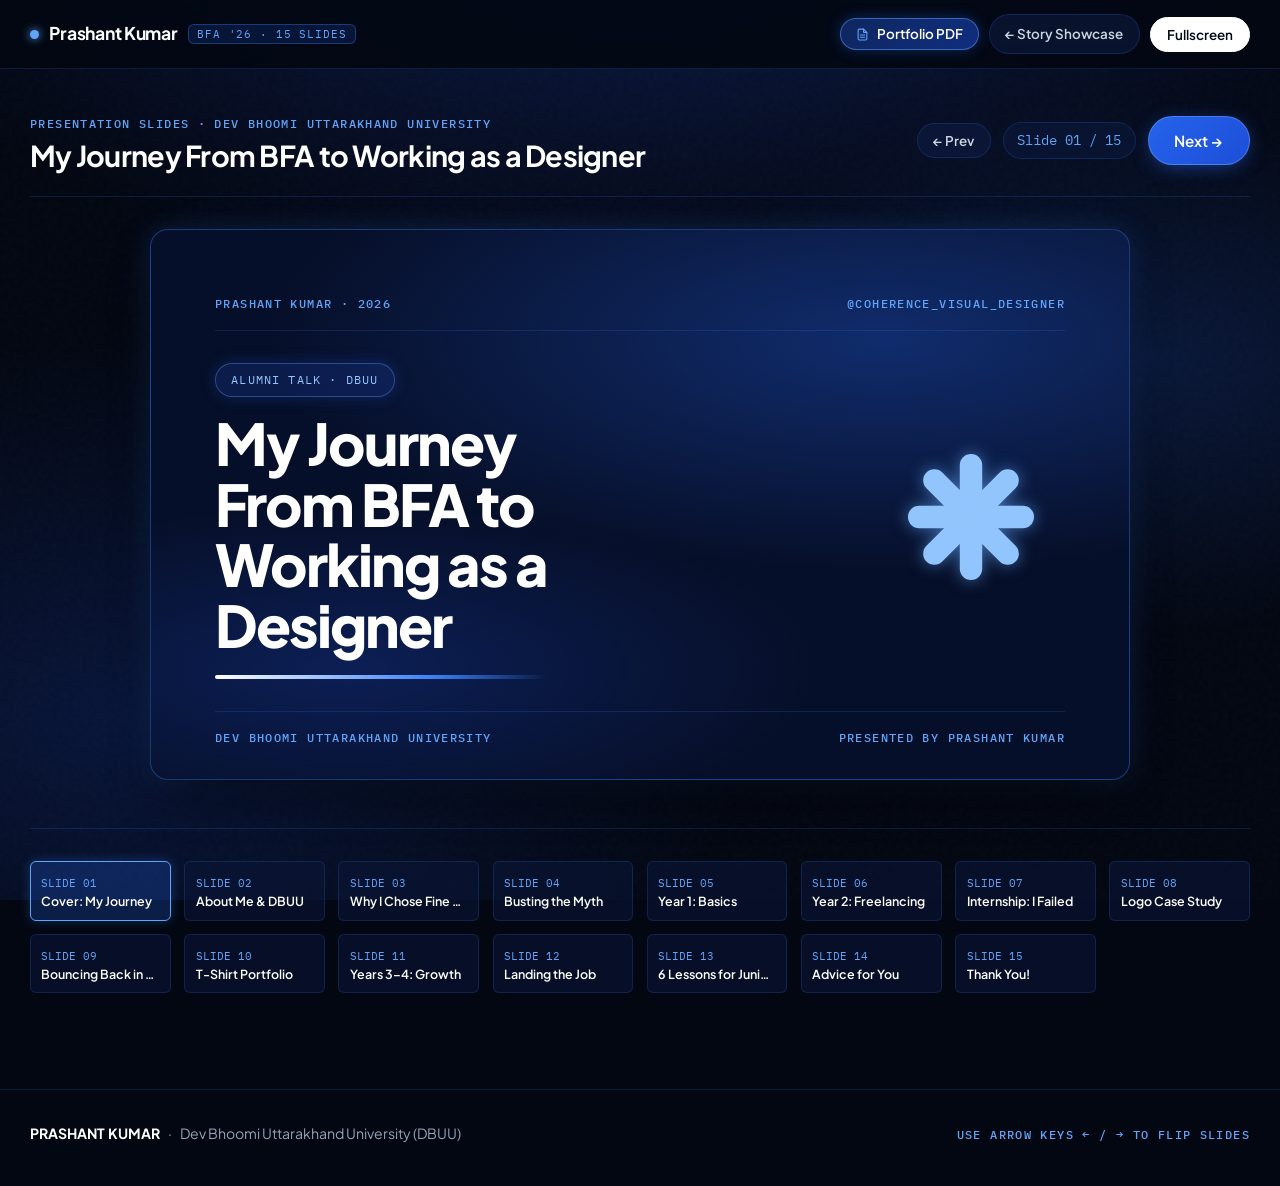
<file: presentation.html>
<!DOCTYPE html>
<html lang="en">
  <head>
    <meta charset="UTF-8" />
    <meta name="viewport" content="width=device-width, initial-scale=1.0" />
    <title>Presentation Deck — My Journey From BFA to Working as a Designer</title>
    <meta
      name="description"
      content="15-Slide Presentation Deck delivered at Dev Bhoomi Uttarakhand University by Prashant Kumar."
    />

    <!-- Modern Blue Agency Typography -->
    <link rel="preconnect" href="https://fonts.googleapis.com" />
    <link rel="preconnect" href="https://fonts.gstatic.com" crossorigin />
    <link
      href="https://fonts.googleapis.com/css2?family=IBM+Plex+Mono:wght@400;500;600&family=Plus+Jakarta+Sans:wght@400;500;600;700;800&display=swap"
      rel="stylesheet"
    />

    <link rel="stylesheet" href="styles.css" />
  </head>
  <body>
    <div class="paper-grain" aria-hidden="true"></div>

    <!-- Masthead Navigation -->
    <header class="masthead">
      <div class="masthead__inner container">
        <a href="index.html" class="masthead__brand">
          <span class="masthead__dot" aria-hidden="true"></span>
          <span class="masthead__title">Prashant Kumar</span>
          <span class="masthead__issue">BFA '26 · 15 SLIDES</span>
        </a>

        <div class="masthead__actions">
          <button type="button" class="nav-pdf-btn" id="open-portfolio-pdf-btn" style="height: 32px;" title="Open Graphic Design Portfolio PDF">
            <svg width="13" height="13" viewBox="0 0 24 24" fill="none" stroke="currentColor" stroke-width="2" stroke-linecap="round" stroke-linejoin="round" aria-hidden="true">
              <path d="M14 2H6a2 2 0 0 0-2 2v16a2 2 0 0 0 2 2h12a2 2 0 0 0 2-2V8z"></path>
              <polyline points="14 2 14 8 20 8"></polyline>
              <line x1="16" y1="13" x2="8" y2="13"></line>
              <line x1="16" y1="17" x2="8" y2="17"></line>
            </svg>
            <span>Portfolio PDF</span>
          </button>
          <a href="index.html" class="btn-ghost masthead__action-btn">
            <span>← Story Showcase</span>
          </a>
          <button type="button" class="btn-ink masthead__action-btn" id="deck-fullscreen-btn">
            <span>Fullscreen</span>
          </button>
        </div>
      </div>
    </header>

    <main class="deck-view container">
      <!-- Deck Toolbar -->
      <div class="deck-toolbar">
        <div>
          <span class="mono-label">PRESENTATION SLIDES · DEV BHOOMI UTTARAKHAND UNIVERSITY</span>
          <h1 class="section-heading" style="font-size: 1.8rem; margin: 0.2rem 0 0;">
            My Journey From BFA to Working as a Designer
          </h1>
        </div>

        <div class="deck-nav-controls">
          <button type="button" class="btn-ghost" id="deck-prev-btn" aria-label="Previous slide">
            ← Prev
          </button>
          <span class="deck-counter" id="deck-counter">Slide 01 / 15</span>
          <button type="button" class="btn-primary" id="deck-next-btn" aria-label="Next slide">
            Next →
          </button>
        </div>
      </div>

      <!-- Slide Stage -->
      <div class="slide-stage-container">
        <!-- Slide 01: Cover -->
        <article class="slide-frame" id="slide-1" data-slide-num="1">
          <div class="slide-frame__header">
            <span class="mono-label">PRASHANT KUMAR · 2026</span>
            <span class="mono-label">@coherence_visual_designer</span>
          </div>
          <div class="slide-frame__body" style="display: flex; flex-direction: row; align-items: center; justify-content: space-between; gap: 2rem;">
            <div>
              <span class="alumni-pill" style="align-self: flex-start; margin-bottom: 1rem;">
                Alumni Talk · DBUU
              </span>
              <h2 class="hero__headline" style="font-size: clamp(2.4rem, 4.5vw, 3.8rem); margin-bottom: 1rem;">
                My Journey<br />From BFA to<br />Working as a<br />Designer
              </h2>
              <div class="pdf-gradient-bar" style="margin-bottom: 0;"></div>
            </div>
            <div style="flex-shrink: 0; padding-right: 1.5rem;">
              <svg class="pdf-asterisk" style="width: 140px; height: 140px;" viewBox="0 0 100 100" fill="none" aria-hidden="true">
                <rect x="42" y="5" width="16" height="90" rx="8" fill="url(#deck-star-grad)"/>
                <rect x="5" y="42" width="90" height="16" rx="8" fill="url(#deck-star-grad)"/>
                <rect x="42" y="5" width="16" height="90" rx="8" transform="rotate(45 50 50)" fill="url(#deck-star-grad)"/>
                <rect x="42" y="5" width="16" height="90" rx="8" transform="rotate(-45 50 50)" fill="url(#deck-star-grad)"/>
                <defs>
                  <linearGradient id="deck-star-grad" x1="0" y1="0" x2="100" y2="100">
                    <stop stop-color="#93C5FD"/>
                    <stop offset="1" stop-color="#2563EB"/>
                  </linearGradient>
                </defs>
              </svg>
            </div>
          </div>
          <div class="slide-frame__footer">
            <span class="mono-label">DEV BHOOMI UTTARAKHAND UNIVERSITY</span>
            <span class="mono-label">PRESENTED BY PRASHANT KUMAR</span>
          </div>
        </article>

        <!-- Slide 02: About Me -->
        <article class="slide-frame" id="slide-2" data-slide-num="2" hidden>
          <div class="slide-frame__header">
            <span class="mono-label">SLIDE 02 · ABOUT ME</span>
            <span class="mono-label">@coherence_visual_designer</span>
          </div>
          <div class="slide-frame__body">
            <div style="display: grid; grid-template-columns: 220px 1fr; gap: 2rem; align-items: center;">
              <figure class="editorial-frame" style="margin: 0; padding: 0.5rem;">
                <img
                  src="assets/prashant-portrait.png"
                  alt="Prashant Kumar"
                  style="border-radius: 4px; width: 100%; aspect-ratio: 3/4; object-fit: cover;"
                />
              </figure>
              <div>
                <h3 class="section-heading" style="font-size: 2.2rem; margin-bottom: 1rem;">About Me</h3>
                <p style="font-size: 1.05rem; margin-bottom: 0.9rem;">
                  My name is Prashant Kumar. I walked into the campus of Dev Bhoomi Uttarakhand
                  University back in 2022 as a fresh student, and four years later, in 2026, I walked
                  out as a graduate, ready to start my career.
                </p>
                <p style="font-size: 1.05rem; margin-bottom: 0.9rem;">
                  The main reason I am here today is to share the story of how I navigated that crucial
                  gap between being a student and becoming a professional. I'll be talking about how I
                  managed to land my first job offer right in the middle of my final semester.
                </p>
                <p style="font-size: 0.95rem; color: var(--ink-secondary);">
                  <em>
                    “I want to extend a heartfelt thank you to all my teachers at DBUUU for believing in me,
                    pushing me to do better, and giving me the confidence to step into the corporate world.”
                  </em>
                </p>
              </div>
            </div>
          </div>
          <div class="slide-frame__footer">
            <span class="mono-label">PRASHANT KUMAR</span>
            <span class="mono-label">BATCH 2022 — 2026</span>
          </div>
        </article>

        <!-- Slide 03: Why I Chose Fine Arts -->
        <article class="slide-frame" id="slide-3" data-slide-num="3" hidden>
          <div class="slide-frame__header">
            <span class="mono-label">SLIDE 03 · THE BEGINNING</span>
            <span class="mono-label">@coherence_visual_designer</span>
          </div>
          <div class="slide-frame__body" style="max-width: 65ch;">
            <span class="alumni-pill" style="align-self: flex-start; margin-bottom: 1.25rem;">
              The Spark
            </span>
            <h2 class="hero__headline" style="font-size: clamp(2.2rem, 3.8vw, 3.2rem); margin-bottom: 1.5rem;">
              Why I Chose Fine Arts
            </h2>
            <blockquote class="letter__pullquote" style="margin-bottom: 1.5rem;">
              “I didn't want to follow the crowd. I wanted a career where I could turn raw visual
              creativity into professional skill.”
            </blockquote>
            <p style="font-size: 1.12rem; color: var(--ink-secondary);">
              From a lifelong passion for drawing to building a robust foundation in design principles,
              my BFA was the deliberate first step toward mastery.
            </p>
          </div>
          <div class="slide-frame__footer">
            <span class="mono-label">DEV BHOOMI UTTARAKHAND UNIVERSITY</span>
            <span class="mono-label">FOUNDATIONS</span>
          </div>
        </article>

        <!-- Slide 04: "There is no scope in Fine Arts." -->
        <article class="slide-frame" id="slide-4" data-slide-num="4" hidden>
          <div class="slide-frame__header">
            <span class="mono-label">SLIDE 04 · BUSTING THE MYTH</span>
            <span class="mono-label">REALITY CHECK</span>
          </div>
          <div class="slide-frame__body">
            <div class="pdf-gradient-bar" style="margin-top: 0; margin-bottom: 1.5rem;"></div>
            <h2 class="hero__headline" style="font-size: clamp(2.2rem, 3.8vw, 3.2rem); margin-bottom: 0.5rem; color: #ffffff;">
              “There is no scope in Fine Arts.”
            </h2>
            <p class="mono-label" style="margin-bottom: 2rem;">
              WHAT PEOPLE TOLD ME VS. WHAT I LEARNED
            </p>
            <div style="display: grid; grid-template-columns: repeat(2, 1fr); gap: 1.5rem;">
              <div class="myth-card" style="padding: 1.75rem;">
                <span class="mono-label" style="color: var(--accent-blue-bright);">INSIGHT 01</span>
                <h3 style="font-family: var(--font-sans); font-size: 1.45rem; margin: 0.5rem 0;">
                  Scope depends on skill, not just a degree.
                </h3>
                <p style="color: var(--ink-secondary); margin: 0;">
                  The market doesn't care about your mark sheet. Clients and design studios pay for strong visual taste, software agility, and creative problem solving.
                </p>
              </div>
              <div class="myth-card" style="padding: 1.75rem;">
                <span class="mono-label" style="color: var(--accent-blue-bright);">INSIGHT 02</span>
                <h3 style="font-family: var(--font-sans); font-size: 1.45rem; margin: 0.5rem 0;">
                  Design &amp; branding are in demand everywhere.
                </h3>
                <p style="color: var(--ink-secondary); margin: 0;">
                  From apparel brands in Delhi to tech startups and production houses, every commercial industry requires skilled visual designers.
                </p>
              </div>
            </div>
          </div>
          <div class="slide-frame__footer">
            <span class="mono-label">PRASHANT KUMAR</span>
            <span class="mono-label">MARKET DEMAND</span>
          </div>
        </article>

        <!-- Slide 05: Year 1: Learning the Basics -->
        <article class="slide-frame" id="slide-5" data-slide-num="5" hidden>
          <div class="slide-frame__header">
            <span class="mono-label">SLIDE 05 · TIMELINE</span>
            <span class="mono-label">YEAR 01 · 2022</span>
          </div>
          <div class="slide-frame__body">
            <span class="mono-label" style="color: var(--accent-blue-bright);">TIMELINE · 01</span>
            <h2 class="hero__headline" style="font-size: 2.6rem; margin-bottom: 2rem;">
              Year 1: Learning the Basics
            </h2>
            <div style="display: grid; grid-template-columns: repeat(3, 1fr); gap: 1.5rem;">
              <div class="lesson-box">
                <span class="mono-label" style="color: var(--accent-blue-bright);">01 · ART BASICS</span>
                <h3 class="lesson-box__title">Foundations</h3>
                <p class="lesson-box__body">
                  Mastering drawing, color theory, human anatomy, proportion, and paper composition.
                </p>
              </div>
              <div class="lesson-box">
                <span class="mono-label" style="color: var(--accent-blue-bright);">02 · SOFTWARE</span>
                <h3 class="lesson-box__title">Digital Transition</h3>
                <p class="lesson-box__body">
                  Exploring Adobe Photoshop, Illustrator, and transferring analog art into digital vector and raster workflows.
                </p>
              </div>
              <div class="lesson-box" style="border-left: 3px solid var(--accent-blue-bright);">
                <span class="mono-label" style="color: var(--accent-blue-bright);">CORE LESSON</span>
                <h3 class="lesson-box__title">Build Fundamentals</h3>
                <p class="lesson-box__body">
                  Build strong fundamentals before chasing trendy software effects.
                </p>
              </div>
            </div>
          </div>
          <div class="slide-frame__footer">
            <span class="mono-label">DBUU ART STUDIOS</span>
            <span class="mono-label">FOUNDATION YEAR</span>
          </div>
        </article>

        <!-- Slide 06: Year 2: First Freelance Steps -->
        <article class="slide-frame" id="slide-6" data-slide-num="6" hidden>
          <div class="slide-frame__header">
            <span class="mono-label">SLIDE 06 · TIMELINE</span>
            <span class="mono-label">YEAR 02 · 2023</span>
          </div>
          <div class="slide-frame__body">
            <span class="mono-label" style="color: var(--accent-blue-bright);">TIMELINE · 02</span>
            <h2 class="hero__headline" style="font-size: 2.6rem; margin-bottom: 1.5rem;">
              Year 2: First Freelance Steps
            </h2>
            <div style="display: grid; grid-template-columns: repeat(2, 1fr); gap: 2rem; margin-bottom: 1.5rem;">
              <div class="myth-card">
                <span class="mono-label">EARLY COMMISSIONS</span>
                <h3 style="font-family: var(--font-sans); font-size: 1.35rem; margin: 0.4rem 0;">
                  Early Projects
                </h3>
                <p style="color: var(--ink-secondary); margin: 0;">
                  YouTube thumbnails, Instagram reel covers, promotional flyers, and event banners.
                </p>
              </div>
              <div class="myth-card">
                <span class="mono-label">NETWORK ACQUISITION</span>
                <h3 style="font-family: var(--font-sans); font-size: 1.35rem; margin: 0.4rem 0;">
                  First Clients
                </h3>
                <p style="color: var(--ink-secondary); margin: 0;">
                  Network of friends, college contacts, local creators, and outreach across social media.
                </p>
              </div>
            </div>
            <div class="turning-point" style="margin: 0;">
              <span class="turning-point__label">Takeaway For You</span>
              <p><strong>Lesson: Don't wait for graduation to start working.</strong></p>
            </div>
          </div>
          <div class="slide-frame__footer">
            <span class="mono-label">FREELANCING</span>
            <span class="mono-label">COMMERCIAL PRACTICE</span>
          </div>
        </article>

        <!-- Slide 07: My First Internship: I Failed -->
        <article class="slide-frame" id="slide-7" data-slide-num="7" hidden>
          <div class="slide-frame__header">
            <span class="mono-label">SLIDE 07 · THE SETBACK</span>
            <span class="mono-label">THE REALITY CHECK</span>
          </div>
          <div class="slide-frame__body">
            <span class="alumni-pill" style="align-self: flex-start; margin-bottom: 1rem; background: rgba(59, 130, 246, 0.25);">
              Critical Turning Point
            </span>
            <h2 class="hero__headline" style="font-size: clamp(2.4rem, 4vw, 3.4rem); margin-bottom: 2rem; color: var(--accent-blue-bright);">
              My First Internship: I Failed
            </h2>
            <div style="display: grid; grid-template-columns: repeat(3, 1fr); gap: 1.5rem;">
              <div class="lesson-box">
                <span class="mono-label" style="color: var(--accent-blue-bright);">THE SETBACK</span>
                <h3 class="lesson-box__title">Initial Role</h3>
                <p class="lesson-box__body">
                  The initial studio internship did not work out as planned and ended prematurely.
                </p>
              </div>
              <div class="lesson-box">
                <span class="mono-label" style="color: var(--accent-blue-bright);">THE REALITY CHECK</span>
                <h3 class="lesson-box__title">Skill Gaps</h3>
                <p class="lesson-box__body">
                  Lacked professional agency readiness, core client communication, and commercial production speed.
                </p>
              </div>
              <div class="lesson-box" style="border-left: 3px solid var(--accent-blue-bright);">
                <span class="mono-label" style="color: var(--accent-blue-bright);">THE CORE LESSON</span>
                <h3 class="lesson-box__title">Critical Feedback</h3>
                <p class="lesson-box__body">
                  Failure is critical diagnostic feedback, not the end of the road.
                </p>
              </div>
            </div>
          </div>
          <div class="slide-frame__footer">
            <span class="mono-label">RESILIENCE</span>
            <span class="mono-label">PRASHANT KUMAR</span>
          </div>
        </article>

        <!-- Slide 08: Idea Behind the Logo -->
        <article class="slide-frame" id="slide-8" data-slide-num="8" hidden>
          <div class="slide-frame__header">
            <span class="mono-label">SLIDE 08 · CASE STUDY</span>
            <span class="mono-label">BRAND IDENTITY</span>
          </div>
          <div class="slide-frame__body">
            <span class="mono-label" style="color: var(--accent-blue-bright);">DESIGN METHODOLOGY</span>
            <h2 class="hero__headline" style="font-size: 2.4rem; margin-bottom: 1.5rem;">
              Idea Behind the Logo (Night Club)
            </h2>
            <div style="display: grid; grid-template-columns: repeat(3, 1fr); gap: 1.25rem;">
              <div class="logo-concept-card">
                <div class="logo-concept-card__step">01</div>
                <h3 class="logo-concept-card__name">Two Friends Cheering</h3>
                <p class="logo-concept-card__formula">Two Friends + Letter "R"</p>
                <p class="logo-concept-card__desc">
                  Two abstract human figures integrated into the letter 'R', raising glasses in a cheerful toast. The curvature forms the backbone of unity.
                </p>
              </div>
              <div class="logo-concept-card">
                <div class="logo-concept-card__step">02</div>
                <h3 class="logo-concept-card__name">Symbol of Joy &amp; Star</h3>
                <p class="logo-concept-card__formula">Joy Symbol + "r" + Star</p>
                <p class="logo-concept-card__desc">
                  Features lowercase 'r' at core, with the star as the head of an energetic human expressing open-handed celebration.
                </p>
              </div>
              <div class="logo-concept-card">
                <div class="logo-concept-card__step">03</div>
                <h3 class="logo-concept-card__name">Dance Circle &amp; Disc</h3>
                <p class="logo-concept-card__formula">Circle of Friends + Music Disc</p>
                <p class="logo-concept-card__desc">
                  Silhouettes of 5 friends holding hands in a circle around a central vinyl disc, symbolizing music and togetherness.
                </p>
              </div>
            </div>
          </div>
          <div class="slide-frame__footer">
            <span class="mono-label">NIGHT CLUB BRANDING</span>
            <span class="mono-label">CONCEPT TO VECTOR</span>
          </div>
        </article>

        <!-- Slide 09: Bouncing Back in Delhi -->
        <article class="slide-frame" id="slide-9" data-slide-num="9" hidden>
          <div class="slide-frame__header">
            <span class="mono-label">SLIDE 09 · BOUNCING BACK</span>
            <span class="mono-label">DELHI NCR CHAPTER</span>
          </div>
          <div class="slide-frame__body">
            <span class="mono-label" style="color: var(--accent-blue-bright);">AGENCY EXPERIENCE</span>
            <h2 class="hero__headline" style="font-size: 2.6rem; margin-bottom: 2rem;">
              Bouncing Back in Delhi
            </h2>
            <div style="display: grid; grid-template-columns: repeat(2, 1fr); gap: 1.5rem;">
              <div class="myth-card">
                <span class="mono-label" style="color: var(--accent-blue-bright);">01</span>
                <h3 style="font-family: var(--font-sans); font-size: 1.35rem; margin: 0.4rem 0;">
                  Applied again and hired as a T-shirt graphic designer.
                </h3>
              </div>
              <div class="myth-card">
                <span class="mono-label" style="color: var(--accent-blue-bright);">02</span>
                <h3 style="font-family: var(--font-sans); font-size: 1.35rem; margin: 0.4rem 0;">
                  Learned real agency deadlines and team dynamics.
                </h3>
              </div>
              <div class="myth-card">
                <span class="mono-label" style="color: var(--accent-blue-bright);">03</span>
                <h3 style="font-family: var(--font-sans); font-size: 1.35rem; margin: 0.4rem 0;">
                  Mastered print-ready specs, color separations, and client expectations.
                </h3>
              </div>
              <div class="myth-card">
                <span class="mono-label" style="color: var(--accent-blue-bright);">04</span>
                <h3 style="font-family: var(--font-sans); font-size: 1.35rem; margin: 0.4rem 0;">
                  A second chance in a new city restores confidence.
                </h3>
              </div>
            </div>
          </div>
          <div class="slide-frame__footer">
            <span class="mono-label">DELHI NCR APPAREL STUDIO</span>
            <span class="mono-label">COMMERCIAL ARTWORK</span>
          </div>
        </article>

        <!-- Slide 10: T-Shirt Graphic Showcase -->
        <article class="slide-frame" id="slide-10" data-slide-num="10" hidden>
          <div class="slide-frame__header">
            <span class="mono-label">SLIDE 10 · PORTFOLIO</span>
            <span class="mono-label">STREETWEAR GRAPHICS</span>
          </div>
          <div class="slide-frame__body">
            <h2 class="hero__headline" style="font-size: 2.2rem; margin-bottom: 1.25rem;">
              T-Shirt Graphic Portfolio
            </h2>
            <div style="display: grid; grid-template-columns: repeat(4, 1fr); gap: 1rem;">
              <div class="tshirt-card" style="padding: 0.5rem;">
                <img src="assets/tshirt_6.jpg" alt="Skull Tree" style="width: 100%; aspect-ratio: 1/1; object-fit: cover; border-radius: 4px;" />
                <p style="font-size: 0.75rem; font-weight: 600; margin: 0.4rem 0 0;">Skull Tree</p>
              </div>
              <div class="tshirt-card" style="padding: 0.5rem;">
                <img src="assets/tshirt_1.jpg" alt="Magician TV" style="width: 100%; aspect-ratio: 1/1; object-fit: cover; border-radius: 4px;" />
                <p style="font-size: 0.75rem; font-weight: 600; margin: 0.4rem 0 0;">Magician TV Head</p>
              </div>
              <div class="tshirt-card" style="padding: 0.5rem;">
                <img src="assets/tshirt_2.jpg" alt="Egg Topus" style="width: 100%; aspect-ratio: 1/1; object-fit: cover; border-radius: 4px;" />
                <p style="font-size: 0.75rem; font-weight: 600; margin: 0.4rem 0 0;">Egg Topus</p>
              </div>
              <div class="tshirt-card" style="padding: 0.5rem;">
                <img src="assets/tshirt_3.jpg" alt="Love Yourself" style="width: 100%; aspect-ratio: 1/1; object-fit: cover; border-radius: 4px;" />
                <p style="font-size: 0.75rem; font-weight: 600; margin: 0.4rem 0 0;">Love Yourself</p>
              </div>
            </div>
          </div>
          <div class="slide-frame__footer">
            <span class="mono-label">APPAREL MERCHANDISE</span>
            <span class="mono-label">DELHI PRODUCTION</span>
          </div>
        </article>

        <!-- Slide 11: Years 3-4: Growth -->
        <article class="slide-frame" id="slide-11" data-slide-num="11" hidden>
          <div class="slide-frame__header">
            <span class="mono-label">SLIDE 11 · TIMELINE</span>
            <span class="mono-label">YEARS 03 — 04 · 2024 — 2026</span>
          </div>
          <div class="slide-frame__body">
            <span class="mono-label" style="color: var(--accent-blue-bright);">TIMELINE</span>
            <h2 class="hero__headline" style="font-size: 2.6rem; margin-bottom: 2rem;">
              Years 3–4: Growth
            </h2>
            <div style="display: grid; grid-template-columns: repeat(3, 1fr); gap: 1.5rem;">
              <div class="lesson-box">
                <span class="mono-label" style="color: var(--accent-blue-bright);">PORTFOLIO</span>
                <h3 class="lesson-box__title">Real Client Work</h3>
                <p class="lesson-box__body">
                  Built purely from real client work, actual commercial garments, and live branding briefs.
                </p>
              </div>
              <div class="lesson-box">
                <span class="mono-label" style="color: var(--accent-blue-bright);">BUSINESS</span>
                <h3 class="lesson-box__title">Agency Standards</h3>
                <p class="lesson-box__body">
                  Handled strict production deadlines, client feedback rounds, and freelance pricing.
                </p>
              </div>
              <div class="lesson-box" style="border-left: 3px solid var(--accent-blue-bright);">
                <span class="mono-label" style="color: var(--accent-blue-bright);">CORE LESSON</span>
                <h3 class="lesson-box__title">Consistent Practice</h3>
                <p class="lesson-box__body">
                  Consistent practice beats waiting for perfection every single time.
                </p>
              </div>
            </div>
          </div>
          <div class="slide-frame__footer">
            <span class="mono-label">DBUU DEHRADUN</span>
            <span class="mono-label">PROFESSIONAL MATURITY</span>
          </div>
        </article>

        <!-- Slide 12: Landing the Job -->
        <article class="slide-frame" id="slide-12" data-slide-num="12" hidden>
          <div class="slide-frame__header">
            <span class="mono-label">SLIDE 12 · THE GOAL</span>
            <span class="mono-label">CAMPUS PLACEMENT</span>
          </div>
          <div class="slide-frame__body">
            <div style="display: grid; grid-template-columns: 1fr 240px; gap: 2rem; align-items: center;">
              <div>
                <span class="mono-label" style="color: var(--accent-blue-bright);">THE GOAL ACHIEVED</span>
                <h2 class="hero__headline" style="font-size: 2.6rem; margin: 0.4rem 0 1rem;">
                  Landing the Job
                </h2>
                <div style="margin-bottom: 1.25rem;">
                  <strong style="display: block; font-size: 1.15rem; color: var(--ink-primary);">Final Semester</strong>
                  <p style="margin: 0.2rem 0 0.8rem; color: var(--ink-secondary);">Hired before graduation at J Town Productions.</p>
                </div>
                <div style="margin-bottom: 1.5rem;">
                  <strong style="display: block; font-size: 1.15rem; color: var(--ink-primary);">The Drivers</strong>
                  <p style="margin: 0.2rem 0 0.8rem; color: var(--ink-secondary);">Portfolio strength and real-world internship grit.</p>
                </div>
                <div class="turning-point" style="margin: 0;">
                  <p><strong>Lesson: Companies hire proof of skill, not just marks.</strong></p>
                </div>
              </div>
              <figure class="placement-poster-frame" style="margin: 0;">
                <img src="assets/prashant-placement-poster.png" alt="Placement Poster" style="width: 100%; border-radius: 4px;" />
              </figure>
            </div>
          </div>
          <div class="slide-frame__footer">
            <span class="mono-label">J TOWN PRODUCTIONS</span>
            <span class="mono-label">#OURPROUDACHIEVER</span>
          </div>
        </article>

        <!-- Slide 13: Key Lessons for Juniors -->
        <article class="slide-frame" id="slide-13" data-slide-num="13" hidden>
          <div class="slide-frame__header">
            <span class="mono-label">SLIDE 13 · BLUEPRINT</span>
            <span class="mono-label">FOR DBUU JUNIORS</span>
          </div>
          <div class="slide-frame__body">
            <h2 class="hero__headline" style="font-size: 2.2rem; margin-bottom: 1.5rem;">
              Key Lessons for Juniors
            </h2>
            <div style="display: grid; grid-template-columns: repeat(2, 1fr); gap: 1.25rem;">
              <div class="lesson-box" style="padding: 1rem;">
                <strong>01. Start early.</strong> Don't wait for the final year.
              </div>
              <div class="lesson-box" style="padding: 1rem;">
                <strong>04. Intern seriously.</strong> Even bad ones teach vital lessons.
              </div>
              <div class="lesson-box" style="padding: 1rem;">
                <strong>02. Build portfolio.</strong> Start creating from day one.
              </div>
              <div class="lesson-box" style="padding: 1rem;">
                <strong>05. Freelance often.</strong> Builds skills, income, and confidence.
              </div>
              <div class="lesson-box" style="padding: 1rem;">
                <strong>03. Embrace failure.</strong> It is part of the process.
              </div>
              <div class="lesson-box" style="padding: 1rem;">
                <strong>06. Keep learning.</strong> Master new tools and design trends.
              </div>
            </div>
          </div>
          <div class="slide-frame__footer">
            <span class="mono-label">PRACTICAL ADVICE</span>
            <span class="mono-label">PRASHANT KUMAR</span>
          </div>
        </article>

        <!-- Slide 14: Final Thoughts: Advice for You -->
        <article class="slide-frame" id="slide-14" data-slide-num="14" hidden>
          <div class="slide-frame__header">
            <span class="mono-label">SLIDE 14 · FINAL THOUGHTS</span>
            <span class="mono-label">GUIDING RULES</span>
          </div>
          <div class="slide-frame__body">
            <h2 class="hero__headline" style="font-size: 2.2rem; margin-bottom: 1.5rem;">
              Advice for You
            </h2>
            <div style="display: grid; grid-template-columns: repeat(2, 1fr); gap: 1.25rem;">
              <div class="myth-card" style="padding: 1.35rem;">
                <span class="mono-label" style="color: var(--accent-blue-bright);">RULE 01</span>
                <p style="margin: 0.4rem 0 0; font-size: 1.05rem; font-weight: 500;">
                  Choose a course you enjoy, then outwork everyone.
                </p>
              </div>
              <div class="myth-card" style="padding: 1.35rem;">
                <span class="mono-label" style="color: var(--accent-blue-bright);">RULE 02</span>
                <p style="margin: 0.4rem 0 0; font-size: 1.05rem; font-weight: 500;">
                  Post work online and share it publicly.
                </p>
              </div>
              <div class="myth-card" style="padding: 1.35rem;">
                <span class="mono-label" style="color: var(--accent-blue-bright);">RULE 03</span>
                <p style="margin: 0.4rem 0 0; font-size: 1.05rem; font-weight: 500;">
                  Say yes to small projects; they lead to bigger ones.
                </p>
              </div>
              <div class="myth-card" style="padding: 1.35rem;">
                <span class="mono-label" style="color: var(--accent-blue-bright);">RULE 04</span>
                <p style="margin: 0.4rem 0 0; font-size: 1.05rem; font-weight: 500;">
                  Be strictly patient. True results take time.
                </p>
              </div>
            </div>
          </div>
          <div class="slide-frame__footer">
            <span class="mono-label">WORDS TO REMEMBER</span>
            <span class="mono-label">DBUU ALUMNI</span>
          </div>
        </article>

        <!-- Slide 15: Thank You! -->
        <article class="slide-frame" id="slide-15" data-slide-num="15" hidden>
          <div class="slide-frame__header">
            <span class="mono-label">PRASHANT KUMAR</span>
            <span class="mono-label">@coherence_visual_designer</span>
          </div>
          <div class="slide-frame__body" style="text-align: center; align-items: center; justify-content: center; position: relative;">
            <svg class="pdf-asterisk" style="width: 110px; height: 110px; position: absolute; right: 2rem; top: 0;" viewBox="0 0 100 100" fill="none" aria-hidden="true">
              <rect x="42" y="5" width="16" height="90" rx="8" fill="url(#thankyou-star-grad)"/>
              <rect x="5" y="42" width="90" height="16" rx="8" fill="url(#thankyou-star-grad)"/>
              <rect x="42" y="5" width="16" height="90" rx="8" transform="rotate(45 50 50)" fill="url(#thankyou-star-grad)"/>
              <rect x="42" y="5" width="16" height="90" rx="8" transform="rotate(-45 50 50)" fill="url(#thankyou-star-grad)"/>
              <defs>
                <linearGradient id="thankyou-star-grad" x1="0" y1="0" x2="100" y2="100">
                  <stop stop-color="#93C5FD"/>
                  <stop offset="1" stop-color="#2563EB"/>
                </linearGradient>
              </defs>
            </svg>
            <h2 class="hero__headline" style="font-size: clamp(3rem, 6vw, 4.8rem); margin-bottom: 0.8rem;">
              Thank You!
            </h2>
            <blockquote style="font-family: var(--font-sans); font-weight: 700; font-size: clamp(1.6rem, 3vw, 2.4rem); color: var(--accent-blue-bright); max-width: 24ch; margin: 0 auto 2rem;">
              “Failure didn't stop me, it shaped me.”
            </blockquote>
            <div style="display: flex; gap: 1rem; justify-content: center;">
              <a href="https://instagram.com/coherence_visual_designer" target="_blank" rel="noopener noreferrer" class="btn-primary">
                Follow @coherence_visual_designer
              </a>
              <a href="index.html" class="btn-outline">
                Back to Story Showcase
              </a>
            </div>
          </div>
          <div class="slide-frame__footer">
            <span class="mono-label">DEV BHOOMI UTTARAKHAND UNIVERSITY</span>
            <span class="mono-label">PRESENTED BY PRASHANT KUMAR</span>
          </div>
        </article>
      </div>

      <!-- Slide Jump Rail (Thumbnails) -->
      <nav class="deck-thumbs" aria-label="Jump to slide" id="deck-thumbs-nav"></nav>
    </main>

    <footer class="colophon">
      <div class="container colophon__inner">
        <div class="colophon__left">
          <span class="colophon__title">PRASHANT KUMAR</span>
          <span class="colophon__sep" aria-hidden="true">·</span>
          <span>Dev Bhoomi Uttarakhand University (DBUU)</span>
        </div>
        <div class="colophon__right mono-label">
          <span>USE ARROW KEYS ← / → TO FLIP SLIDES</span>
        </div>
      </div>
    </footer>

    <!-- FULLSCREEN PORTFOLIO PDF VIEWER (LIVE CANVAS RENDERER VIA PDF.JS) -->
    <div
      class="pdf-modal-backdrop"
      id="portfolio-pdf-modal"
      hidden
      role="dialog"
      aria-modal="true"
      aria-label="Graphic Design Portfolio PDF Viewer"
    >
      <div class="pdf-modal-container">
        <div class="pdf-modal-topbar">
          <div class="pdf-modal-title-wrap">
            <span class="mono-label">PORTFOLIO VIEWER</span>
            <span class="pdf-modal-filename">Graphic Design Portfolio · Prashant Kumar</span>
          </div>

          <div class="pdf-modal-toolbar">
            <button type="button" class="pdf-toolbar-btn" id="pdf-prev-page" title="Previous page (Left arrow)">
              ← Prev
            </button>
            <span class="pdf-page-indicator" id="pdf-page-indicator">
              Page <span id="pdf-current-page">1</span> / <span id="pdf-total-pages">30</span>
            </span>
            <button type="button" class="pdf-toolbar-btn" id="pdf-next-page" title="Next page (Right arrow)">
              Next →
            </button>
            <button type="button" class="pdf-toolbar-btn" id="pdf-zoom-out" title="Zoom out" style="padding: 0.32rem 0.5rem;">
              −
            </button>
            <button type="button" class="pdf-toolbar-btn" id="pdf-zoom-in" title="Zoom in" style="padding: 0.32rem 0.5rem;">
              +
            </button>
            <button type="button" class="pdf-toolbar-btn" id="pdf-zoom-fit" title="Fit width / Reset">
              Fit
            </button>
          </div>

          <div class="pdf-modal-actions">
            <a
              href="portfolio.pdf"
              target="_blank"
              rel="noopener noreferrer"
              class="pdf-modal-action-btn"
              title="Open PDF in new browser tab"
            >
              <svg width="13" height="13" viewBox="0 0 24 24" fill="none" stroke="currentColor" stroke-width="2" stroke-linecap="round" stroke-linejoin="round" aria-hidden="true">
                <path d="M18 13v6a2 2 0 0 1-2 2H5a2 2 0 0 1-2-2V8a2 2 0 0 1 2-2h6"></path>
                <polyline points="15 3 21 3 21 9"></polyline>
                <line x1="10" y1="14" x2="21" y2="3"></line>
              </svg>
              <span>Open in New Tab</span>
            </a>
            <a
              href="portfolio.pdf"
              download="Graphic Design Portfolio (Prashant Kumar).pdf"
              class="pdf-modal-action-btn"
              title="Download portfolio PDF directly"
            >
              <svg width="13" height="13" viewBox="0 0 24 24" fill="none" stroke="currentColor" stroke-width="2" stroke-linecap="round" stroke-linejoin="round" aria-hidden="true">
                <path d="M21 15v4a2 2 0 0 1-2 2H5a2 2 0 0 1-2-2v-4"></path>
                <polyline points="7 10 12 15 17 10"></polyline>
                <line x1="12" y1="15" x2="12" y2="3"></line>
              </svg>
              <span>Download</span>
            </a>
            <button
              type="button"
              class="pdf-modal-close-btn"
              id="close-portfolio-pdf-btn"
              aria-label="Close PDF viewer (Esc)"
              title="Close (Esc)"
            >
              <svg width="18" height="18" viewBox="0 0 24 24" fill="none" stroke="currentColor" stroke-width="2.3" stroke-linecap="round" stroke-linejoin="round" aria-hidden="true">
                <line x1="18" y1="6" x2="6" y2="18"></line>
                <line x1="6" y1="6" x2="18" y2="18"></line>
              </svg>
            </button>
          </div>
        </div>

        <div class="pdf-modal-content">
          <div class="pdf-loading-state" id="pdf-loading-state">
            <div class="pdf-loading-spinner"></div>
            <div class="pdf-loading-text" id="pdf-loading-text">Loading Graphic Design Portfolio...</div>
            <div class="pdf-progress-bar-wrap">
              <div class="pdf-progress-bar" id="pdf-progress-bar"></div>
            </div>
          </div>

          <div class="pdf-canvas-viewport" id="pdf-canvas-viewport">
            <div class="pdf-scroll-track" id="pdf-scroll-track"></div>
          </div>

          <div class="pdf-thumbs-bar" id="pdf-thumbs-track" aria-label="Page jump pills"></div>
        </div>
      </div>
    </div>

    <script src="assets/vendor/pdf.min.js"></script>
    <script>
      (function () {
        const totalSlides = 15;
        let currentSlide = 1;

        const counterEl = document.getElementById("deck-counter");
        const prevBtn = document.getElementById("deck-prev-btn");
        const nextBtn = document.getElementById("deck-next-btn");
        const thumbsNav = document.getElementById("deck-thumbs-nav");
        const fsBtn = document.getElementById("deck-fullscreen-btn");

        // Portfolio PDF Modal (Continuous Vertical Scroll via PDF.js)
        const pdfModal = document.getElementById("portfolio-pdf-modal");
        const openPdfBtn = document.getElementById("open-portfolio-pdf-btn");
        const closePdfBtn = document.getElementById("close-portfolio-pdf-btn");
        const pdfViewport = document.getElementById("pdf-canvas-viewport");
        const pdfScrollTrack = document.getElementById("pdf-scroll-track");
        const pdfLoading = document.getElementById("pdf-loading-state");
        const pdfProgress = document.getElementById("pdf-progress-bar");
        const pdfLoadingText = document.getElementById("pdf-loading-text");
        const pdfPrevBtn = document.getElementById("pdf-prev-page");
        const pdfNextBtn = document.getElementById("pdf-next-page");
        const pdfCurPageEl = document.getElementById("pdf-current-page");
        const pdfTotalPagesEl = document.getElementById("pdf-total-pages");
        const pdfZoomIn = document.getElementById("pdf-zoom-in");
        const pdfZoomOut = document.getElementById("pdf-zoom-out");
        const pdfZoomFit = document.getElementById("pdf-zoom-fit");
        const pdfThumbs = document.getElementById("pdf-thumbs-track");

        let pdfDoc = null;
        let pdfCurrentPage = 1;
        let pdfZoomIndex = 2;
        const pdfZoomWidths = [680, 840, 1040, 1240, 1480];
        const pdfRendered = new Set();
        const pdfRenderingSet = new Set();
        let pdfBuilt = false;

        if (window.pdfjsLib) {
          window.pdfjsLib.GlobalWorkerOptions.workerSrc = "assets/vendor/pdf.worker.min.js";
        }

        async function loadPortfolioPdf() {
          if (pdfDoc || !window.pdfjsLib) return;
          if (pdfLoading) pdfLoading.hidden = false;
          if (pdfProgress) pdfProgress.style.width = "15%";

          try {
            const task = window.pdfjsLib.getDocument({
              url: "portfolio.pdf",
              cMapUrl: "https://cdnjs.cloudflare.com/ajax/libs/pdf.js/3.11.174/cmaps/",
              cMapPacked: true,
            });

            task.onProgress = function (p) {
              if (p.total > 0 && pdfProgress) {
                const percent = Math.min(100, Math.round((p.loaded / p.total) * 100));
                pdfProgress.style.width = percent + "%";
                if (pdfLoadingText) pdfLoadingText.textContent = "Loading Portfolio... " + percent + "%";
              }
            };

            pdfDoc = await task.promise;
            if (pdfTotalPagesEl) pdfTotalPagesEl.textContent = pdfDoc.numPages;
            if (pdfLoading) pdfLoading.hidden = true;

            buildPdfScrollTrack(pdfDoc.numPages);
            buildPdfThumbs(pdfDoc.numPages);

            renderScrollPage(1);
            if (pdfDoc.numPages >= 2) renderScrollPage(2);
          } catch (e) {
            console.error("PDF load error:", e);
            if (pdfLoadingText) {
              pdfLoadingText.innerHTML = '<a href="portfolio.pdf" target="_blank" class="btn-primary">Open Portfolio PDF</a>';
            }
          }
        }

        function buildPdfScrollTrack(total) {
          if (!pdfScrollTrack || pdfBuilt) return;
          pdfScrollTrack.innerHTML = "";

          for (let i = 1; i <= total; i++) {
            const w = document.createElement("div");
            w.className = "pdf-page-wrapper" + (i === 1 ? " is-in-view" : "");
            w.id = "pres-pdf-page-" + i;
            w.dataset.pageNum = String(i);

            const m = document.createElement("div");
            m.className = "pdf-page-meta";
            m.innerHTML = "<span>PAGE " + String(i).padStart(2, "0") + " / " + String(total).padStart(2, "0") + "</span><span>PRASHANT KUMAR · PORTFOLIO</span>";

            const c = document.createElement("canvas");
            c.className = "pdf-page-canvas";
            c.id = "pres-pdf-canvas-" + i;
            c.style.display = "none";

            const ph = document.createElement("div");
            ph.className = "pdf-page-placeholder";
            ph.id = "pres-pdf-placeholder-" + i;
            ph.textContent = "Loading Page " + i + "...";

            w.appendChild(m);
            w.appendChild(c);
            w.appendChild(ph);
            pdfScrollTrack.appendChild(w);
          }

          pdfBuilt = true;
          setupPresPdfObservers();
        }

        async function renderScrollPage(num) {
          if (!pdfDoc || pdfRendered.has(num) || pdfRenderingSet.has(num)) return;
          pdfRenderingSet.add(num);

          const canvas = document.getElementById("pres-pdf-canvas-" + num);
          const ph = document.getElementById("pres-pdf-placeholder-" + num);
          if (!canvas) {
            pdfRenderingSet.delete(num);
            return;
          }

          try {
            const page = await pdfDoc.getPage(num);
            const dpr = Math.min(window.devicePixelRatio || 1, 2);
            const v = page.getViewport({ scale: 1.35 * dpr });

            canvas.width = Math.floor(v.width);
            canvas.height = Math.floor(v.height);

            const ctx = canvas.getContext("2d");
            await page.render({ canvasContext: ctx, viewport: v }).promise;

            pdfRendered.add(num);
            if (ph) ph.style.display = "none";
            canvas.style.display = "block";
          } catch (err) {
            console.error("Page " + num + " render error:", err);
          } finally {
            pdfRenderingSet.delete(num);
          }
        }

        function setupPresPdfObservers() {
          if (!("IntersectionObserver" in window)) {
            for (let i = 1; i <= pdfDoc.numPages; i++) renderScrollPage(i);
            return;
          }

          const preload = new IntersectionObserver((entries) => {
            entries.forEach((e) => {
              if (e.isIntersecting) {
                const n = parseInt(e.target.dataset.pageNum, 10);
                renderScrollPage(n);
                if (n + 1 <= pdfDoc.numPages) renderScrollPage(n + 1);
                if (n - 1 >= 1) renderScrollPage(n - 1);
              }
            });
          }, { root: pdfViewport, rootMargin: "650px 0px 650px 0px" });

          const active = new IntersectionObserver((entries) => {
            entries.forEach((e) => {
              if (e.isIntersecting) {
                const n = parseInt(e.target.dataset.pageNum, 10);
                pdfCurrentPage = n;
                if (pdfCurPageEl) pdfCurPageEl.textContent = n;
                if (pdfPrevBtn) pdfPrevBtn.disabled = n <= 1;
                if (pdfNextBtn) pdfNextBtn.disabled = n >= pdfDoc.numPages;
                updatePdfThumb(n);

                document.querySelectorAll("#pdf-scroll-track .pdf-page-wrapper").forEach((w) => {
                  w.classList.toggle("is-in-view", w === e.target);
                });
              }
            });
          }, { root: pdfViewport, threshold: 0.35 });

          document.querySelectorAll("#pdf-scroll-track .pdf-page-wrapper").forEach((el) => {
            preload.observe(el);
            active.observe(el);
          });
        }

        function scrollToPdfPage(num) {
          if (!pdfDoc) return;
          const targetNum = Math.max(1, Math.min(pdfDoc.numPages, num));
          const el = document.getElementById("pres-pdf-page-" + targetNum);
          if (el) {
            el.scrollIntoView({ behavior: "smooth", block: "start" });
            renderScrollPage(targetNum);
          }
        }

        function buildPdfThumbs(total) {
          if (!pdfThumbs) return;
          pdfThumbs.innerHTML = "";
          for (let i = 1; i <= total; i++) {
            const btn = document.createElement("button");
            btn.type = "button";
            btn.className = "pdf-thumb-pill" + (i === pdfCurrentPage ? " is-active" : "");
            btn.textContent = "P" + i;
            btn.addEventListener("click", () => {
              scrollToPdfPage(i);
            });
            pdfThumbs.appendChild(btn);
          }
        }

        function updatePdfThumb(num) {
          if (!pdfThumbs) return;
          pdfThumbs.querySelectorAll(".pdf-thumb-pill").forEach((b, idx) => {
            const isCur = idx + 1 === num;
            b.classList.toggle("is-active", isCur);
            if (isCur) b.scrollIntoView({ behavior: "smooth", inline: "center", block: "nearest" });
          });
        }

        function applyPresZoom() {
          if (!pdfScrollTrack) return;
          pdfScrollTrack.style.maxWidth = pdfZoomWidths[pdfZoomIndex] + "px";
        }

        if (pdfModal && openPdfBtn) {
          openPdfBtn.addEventListener("click", () => {
            pdfModal.hidden = false;
            document.body.style.overflow = "hidden";
            closePdfBtn?.focus();
            loadPortfolioPdf();
          });

          closePdfBtn?.addEventListener("click", () => {
            pdfModal.hidden = true;
            document.body.style.overflow = "";
          });

          pdfPrevBtn?.addEventListener("click", () => {
            scrollToPdfPage(pdfCurrentPage - 1);
          });

          pdfNextBtn?.addEventListener("click", () => {
            scrollToPdfPage(pdfCurrentPage + 1);
          });

          pdfZoomIn?.addEventListener("click", () => {
            if (pdfZoomIndex < pdfZoomWidths.length - 1) {
              pdfZoomIndex++;
              applyPresZoom();
            }
          });

          pdfZoomOut?.addEventListener("click", () => {
            if (pdfZoomIndex > 0) {
              pdfZoomIndex--;
              applyPresZoom();
            }
          });

          pdfZoomFit?.addEventListener("click", () => {
            pdfZoomIndex = 2;
            applyPresZoom();
          });

          pdfModal.addEventListener("click", (e) => {
            if (e.target === pdfModal) {
              pdfModal.hidden = true;
              document.body.style.overflow = "";
            }
          });

          window.addEventListener("keydown", (e) => {
            if (pdfModal.hidden) return;
            if (e.key === "Escape") {
              pdfModal.hidden = true;
              document.body.style.overflow = "";
            } else if (e.key === "PageUp") {
              e.preventDefault();
              scrollToPdfPage(pdfCurrentPage - 1);
            } else if (e.key === "PageDown") {
              e.preventDefault();
              scrollToPdfPage(pdfCurrentPage + 1);
            }
          });
        }

        const slideTitles = [
          "Cover: My Journey",
          "About Me & DBUU",
          "Why I Chose Fine Arts",
          "Busting the Myth",
          "Year 1: Basics",
          "Year 2: Freelancing",
          "Internship: I Failed",
          "Logo Case Study",
          "Bouncing Back in Delhi",
          "T-Shirt Portfolio",
          "Years 3–4: Growth",
          "Landing the Job",
          "6 Lessons for Juniors",
          "Advice for You",
          "Thank You!"
        ];

        // Build thumbs
        thumbsNav.innerHTML = slideTitles
          .map(
            (title, idx) => `
            <button type="button" class="thumb-card ${idx === 0 ? "is-active" : ""}" data-target="${idx + 1}">
              <span class="thumb-card__num">SLIDE ${String(idx + 1).padStart(2, "0")}</span>
              <div class="thumb-card__title">${title}</div>
            </button>
          `
          )
          .join("");

        function showSlide(num) {
          currentSlide = Math.max(1, Math.min(totalSlides, num));

          for (let i = 1; i <= totalSlides; i++) {
            const slide = document.getElementById("slide-" + i);
            if (slide) slide.hidden = i !== currentSlide;
          }

          counterEl.textContent = `Slide ${String(currentSlide).padStart(2, "0")} / ${totalSlides}`;
          prevBtn.disabled = currentSlide <= 1;
          nextBtn.disabled = currentSlide >= totalSlides;

          document.querySelectorAll(".thumb-card").forEach((card, idx) => {
            card.classList.toggle("is-active", idx + 1 === currentSlide);
          });

          // Scroll slide into view smoothly
          const activeSlide = document.getElementById("slide-" + currentSlide);
          if (activeSlide) {
            activeSlide.scrollIntoView({ behavior: "smooth", block: "nearest" });
          }
        }

        prevBtn.addEventListener("click", () => showSlide(currentSlide - 1));
        nextBtn.addEventListener("click", () => showSlide(currentSlide + 1));

        thumbsNav.querySelectorAll(".thumb-card").forEach((btn) => {
          btn.addEventListener("click", () => showSlide(parseInt(btn.dataset.target)));
        });

        window.addEventListener("keydown", (e) => {
          if (e.key === "ArrowRight" || e.key === "PageDown" || e.key === " ") {
            e.preventDefault();
            showSlide(currentSlide + 1);
          } else if (e.key === "ArrowLeft" || e.key === "PageUp") {
            e.preventDefault();
            showSlide(currentSlide - 1);
          }
        });

        fsBtn?.addEventListener("click", () => {
          if (!document.fullscreenElement) {
            document.documentElement.requestFullscreen().catch(() => {});
          } else {
            document.exitFullscreen().catch(() => {});
          }
        });

        showSlide(1);
      })();
    </script>
  </body>
</html>
</file>
<file: styles.css>
/* ==========================================================================
   BLUE & WHITE GRADIENT MODERN MARKETING AGENCY / STUDIO THEME
   Directly matching: "Blue and White Gradient Modern Marketing Agency Profile"
   Palette: Deep Midnight Blue, Electric Cobalt, Neon Cyan & Crisp White
   ========================================================================== */

:root {
  --bg-page: #030712;
  --bg-page-secondary: #050d22;
  --bg-card: rgba(10, 23, 56, 0.72);
  --bg-card-hover: rgba(14, 32, 78, 0.85);
  --bg-card-solid: #09173b;
  --bg-tint: rgba(37, 99, 235, 0.12);
  --bg-glow: rgba(59, 130, 246, 0.15);

  --ink-primary: #ffffff;
  --ink-secondary: #cbd5e1;
  --ink-muted: #94a3b8;
  --ink-faint: #64748b;

  --accent-blue: #3b82f6;
  --accent-blue-bright: #60a5fa;
  --accent-blue-deep: #1d4ed8;
  --accent-cyan: #38bdf8;
  --accent-glow: rgba(59, 130, 246, 0.4);

  --rule: rgba(59, 130, 246, 0.18);
  --rule-strong: rgba(59, 130, 246, 0.38);
  --rule-white: rgba(255, 255, 255, 0.12);

  --font-sans: "Plus Jakarta Sans", -apple-system, BlinkMacSystemFont, "Segoe UI", Roboto, sans-serif;
  --font-mono: "IBM Plex Mono", ui-monospace, SFMono-Regular, Menlo, monospace;

  --radius-sm: 6px;
  --radius-md: 12px;
  --radius-lg: 18px;
  --radius-pill: 999px;

  --shadow-soft: 0 10px 30px -10px rgba(0, 0, 0, 0.65), 0 0 20px -5px rgba(37, 99, 235, 0.18);
  --shadow-float: 0 20px 50px -15px rgba(0, 0, 0, 0.85), 0 0 35px -5px rgba(59, 130, 246, 0.3);

  --container-max: 1220px;
  --ease-modern: cubic-bezier(0.16, 1, 0.3, 1);
}

/* Reset & Base */
*,
*::before,
*::after {
  box-sizing: border-box;
}

html {
  scroll-behavior: smooth;
  font-size: 16px;
  -webkit-font-smoothing: antialiased;
  -moz-osx-font-smoothing: grayscale;
}

body {
  margin: 0;
  background-color: var(--bg-page);
  color: var(--ink-secondary);
  font-family: var(--font-sans);
  line-height: 1.68;
  overflow-x: hidden;
  background-image:
    radial-gradient(ellipse 90% 60% at 50% -10%, rgba(30, 64, 175, 0.35), transparent 70%),
    radial-gradient(ellipse 60% 50% at 90% 40%, rgba(37, 99, 235, 0.18), transparent 60%),
    radial-gradient(ellipse 70% 60% at 10% 80%, rgba(29, 78, 216, 0.2), transparent 70%);
  background-attachment: fixed;
  background-repeat: no-repeat;
  transition: font-size 0.25s var(--ease-modern);
}

body.stage-mode {
  font-size: 18px;
}

img {
  display: block;
  max-width: 100%;
  height: auto;
}

[hidden] {
  display: none !important;
}

a {
  color: inherit;
  text-decoration: none;
}

button {
  font-family: inherit;
  cursor: pointer;
}

::selection {
  background: rgba(59, 130, 246, 0.4);
  color: #ffffff;
}

/* Ambient glow & backdrop overlay */
.paper-grain {
  position: fixed;
  inset: 0;
  pointer-events: none;
  z-index: 1;
  opacity: 0.025;
  background-image: url("data:image/svg+xml,%3Csvg viewBox='0 0 200 200' xmlns='http://www.w3.org/2000/svg'%3E%3Cfilter id='n'%3E%3CfeTurbulence type='fractalNoise' baseFrequency='0.9' numOctaves='3' stitchTiles='stitch'/%3E%3C/filter%3E%3Crect width='100%25' height='100%25' filter='url(%23n)'/%3E%3C/svg%3E");
}

/* Top Reading Progress Line (Electric Blue) */
.reading-progress {
  position: fixed;
  top: 0;
  left: 0;
  width: 100%;
  height: 3px;
  z-index: 1001;
  background: transparent;
}

.reading-progress__bar {
  height: 100%;
  width: 0%;
  background: linear-gradient(90deg, #3b82f6, #60a5fa, #93c5fd);
  box-shadow: 0 0 10px rgba(96, 165, 250, 0.8);
  transition: width 0.08s linear;
}

/* Layout Helpers */
.container {
  width: min(100% - 2.5rem, var(--container-max));
  margin-inline: auto;
  position: relative;
  z-index: 2;
}

.mono-label {
  font-family: var(--font-mono);
  font-size: 0.72rem;
  font-weight: 500;
  letter-spacing: 0.12em;
  text-transform: uppercase;
  color: var(--accent-blue-bright);
}

.editorial-rule {
  display: flex;
  align-items: center;
  gap: 1rem;
  padding-top: 1rem;
  border-top: 1px solid var(--rule-strong);
  position: relative;
  margin-bottom: 2.5rem;
}

.editorial-rule::before {
  content: "";
  position: absolute;
  top: 3px;
  left: 0;
  right: 0;
  height: 1px;
  background: var(--rule);
}

.section-heading {
  font-family: var(--font-sans);
  font-weight: 700;
  font-size: clamp(2rem, 3.8vw, 3.2rem);
  line-height: 1.15;
  letter-spacing: -0.025em;
  margin: 0 0 0.9rem;
  color: var(--ink-primary);
}

.section-lead {
  margin: 0;
  font-size: 1.05rem;
  color: var(--ink-secondary);
  max-width: 60ch;
  line-height: 1.6;
}

/* Signature PDF Gradient Bar */
.pdf-gradient-bar {
  height: 4px;
  width: 100%;
  max-width: 420px;
  background: linear-gradient(90deg, #ffffff 0%, #3b82f6 65%, transparent 100%);
  border-radius: var(--radius-pill);
  margin: 1.25rem 0 2rem;
}

/* The PDF Star/Asterisk Emblem */
.pdf-asterisk {
  display: inline-block;
  width: 28px;
  height: 28px;
  flex-shrink: 0;
  filter: drop-shadow(0 0 8px rgba(96, 165, 250, 0.6));
}

/* ==========================================================================
   BUTTONS — MODERN SLICK PILLS
   ========================================================================== */
.btn-primary,
.btn-outline,
.btn-ink,
.btn-ghost {
  display: inline-flex;
  align-items: center;
  justify-content: center;
  gap: 0.48rem;
  border-radius: var(--radius-pill);
  font-weight: 600;
  transition: transform 0.2s var(--ease-modern), background-color 0.2s ease,
    border-color 0.2s ease, color 0.2s ease, box-shadow 0.2s ease;
  white-space: nowrap;
}

.btn-primary {
  padding: 0.85rem 1.6rem;
  background: linear-gradient(135deg, #2563eb 0%, #1d4ed8 100%);
  color: #ffffff;
  border: 1px solid rgba(147, 197, 253, 0.35);
  font-size: 0.95rem;
  box-shadow: 0 4px 20px -5px rgba(37, 99, 235, 0.7);
}

.btn-primary:hover {
  background: linear-gradient(135deg, #3b82f6 0%, #2563eb 100%);
  border-color: #93c5fd;
  transform: translateY(-2px);
  box-shadow: 0 8px 25px -5px rgba(59, 130, 246, 0.9);
}

.btn-outline {
  padding: 0.85rem 1.5rem;
  background: rgba(10, 23, 56, 0.6);
  color: #ffffff;
  border: 1px solid var(--rule-strong);
  font-size: 0.95rem;
  backdrop-filter: blur(10px);
}

.btn-outline:hover {
  border-color: var(--accent-blue-bright);
  background: rgba(30, 64, 175, 0.35);
  transform: translateY(-2px);
  box-shadow: 0 0 18px rgba(59, 130, 246, 0.35);
}

.btn-ink {
  padding: 0.5rem 1rem;
  background: #ffffff;
  color: #030712;
  border: 1px solid #ffffff;
  font-size: 0.84rem;
  font-weight: 600;
}

.btn-ink:hover {
  background: var(--accent-blue-bright);
  border-color: var(--accent-blue-bright);
  color: #ffffff;
}

.btn-ghost {
  padding: 0.48rem 0.95rem;
  background: rgba(15, 30, 70, 0.55);
  color: var(--ink-secondary);
  border: 1px solid var(--rule);
  font-size: 0.84rem;
  backdrop-filter: blur(8px);
}

.btn-ghost:hover {
  color: #ffffff;
  border-color: var(--accent-blue-bright);
  background: rgba(37, 99, 235, 0.25);
}

.btn-ghost[aria-pressed="true"] {
  background: var(--accent-blue-deep);
  color: #ffffff;
  border-color: var(--accent-blue-bright);
}

.link-inline {
  background: none;
  border: none;
  padding: 0;
  color: var(--accent-blue-bright);
  font-weight: 600;
  font-size: 0.9rem;
  text-decoration: underline;
  text-underline-offset: 3px;
}

.link-inline:hover {
  color: #ffffff;
}

/* ==========================================================================
   NAVIGATION MASTHEAD — SLEEK TRANSLUCENT GLASS
   ========================================================================== */
.masthead {
  position: sticky;
  top: 0;
  z-index: 500;
  background: rgba(3, 7, 18, 0.88);
  backdrop-filter: blur(16px);
  -webkit-backdrop-filter: blur(16px);
  border-bottom: 1px solid var(--rule);
}

.masthead__inner {
  display: flex;
  align-items: center;
  justify-content: space-between;
  gap: 1.5rem;
  min-height: 4.25rem;
}

.masthead__brand {
  display: inline-flex;
  align-items: center;
  gap: 0.65rem;
  flex-shrink: 0;
  white-space: nowrap;
}

.masthead__dot {
  width: 9px;
  height: 9px;
  border-radius: 50%;
  background: var(--accent-blue-bright);
  box-shadow: 0 0 10px var(--accent-blue-bright);
  flex-shrink: 0;
}

.masthead__title {
  font-family: var(--font-sans);
  font-weight: 700;
  font-size: 1.1rem;
  letter-spacing: -0.015em;
  color: #ffffff;
  white-space: nowrap;
  line-height: 1;
}

.masthead__issue {
  font-family: var(--font-mono);
  font-size: 0.68rem;
  letter-spacing: 0.08em;
  color: var(--accent-blue-bright);
  background: rgba(37, 99, 235, 0.16);
  padding: 0.2rem 0.5rem;
  border: 1px solid rgba(59, 130, 246, 0.35);
  border-radius: var(--radius-sm);
  white-space: nowrap;
  line-height: 1;
  display: inline-flex;
  align-items: center;
}

.masthead__nav {
  display: flex;
  align-items: center;
  gap: 1.35rem;
  flex-wrap: nowrap;
}

.nav-pdf-btn {
  display: inline-flex;
  align-items: center;
  gap: 0.45rem;
  padding: 0.42rem 0.95rem;
  background: linear-gradient(135deg, rgba(37, 99, 235, 0.35), rgba(29, 78, 216, 0.55));
  border: 1px solid rgba(96, 165, 250, 0.5);
  border-radius: var(--radius-pill);
  color: #ffffff;
  font-size: 0.84rem;
  font-weight: 600;
  white-space: nowrap;
  line-height: 1;
  transition: all 0.2s var(--ease-modern);
  box-shadow: 0 0 14px rgba(37, 99, 235, 0.35);
  cursor: pointer;
}

.nav-pdf-btn:hover {
  background: linear-gradient(135deg, #2563eb, #1d4ed8);
  border-color: #93c5fd;
  box-shadow: 0 0 20px rgba(59, 130, 246, 0.7);
  transform: translateY(-1px);
}

.nav-pdf-btn svg {
  color: var(--accent-blue-bright);
}

.nav-pdf-btn:hover svg {
  color: #ffffff;
}

.masthead__actions {
  display: flex;
  align-items: center;
  gap: 0.65rem;
  flex-wrap: nowrap;
}

.masthead__nav a {
  font-size: 0.88rem;
  font-weight: 500;
  color: var(--ink-muted);
  position: relative;
  padding-block: 0.35rem;
  white-space: nowrap;
  line-height: 1.2;
  transition: color 0.2s ease;
}

.masthead__nav a::after {
  content: "";
  position: absolute;
  left: 0;
  right: 0;
  bottom: 0;
  height: 2px;
  background: linear-gradient(90deg, #3b82f6, #60a5fa);
  transform: scaleX(0);
  transform-origin: left;
  transition: transform 0.25s var(--ease-modern);
}

.masthead__nav a:hover {
  color: #ffffff;
}

.masthead__nav a:hover::after {
  transform: scaleX(1);
}

/* 3-Line Hamburger Menu Button for Small Devices */
.hamburger-btn {
  display: none;
  flex-direction: column;
  justify-content: space-between;
  width: 32px;
  height: 22px;
  background: transparent;
  border: none;
  padding: 0;
  cursor: pointer;
  z-index: 501;
  flex-shrink: 0;
}

.hamburger-line {
  display: block;
  width: 100%;
  height: 2.5px;
  background: #ffffff;
  border-radius: 4px;
  transition: transform 0.25s var(--ease-modern), opacity 0.25s ease, background-color 0.2s ease;
}

.hamburger-btn:hover .hamburger-line {
  background: var(--accent-blue-bright);
}

.hamburger-btn[aria-expanded="true"] .hamburger-line:nth-child(1) {
  transform: translateY(9.5px) rotate(45deg);
}
.hamburger-btn[aria-expanded="true"] .hamburger-line:nth-child(2) {
  opacity: 0;
}
.hamburger-btn[aria-expanded="true"] .hamburger-line:nth-child(3) {
  transform: translateY(-9.5px) rotate(-45deg);
}

/* Mobile Navigation Drawer */
.mobile-nav-drawer {
  position: fixed;
  inset: 0;
  z-index: 1500;
  display: flex;
}

.mobile-nav-drawer[hidden] {
  display: none !important;
}

.mobile-nav-backdrop {
  position: absolute;
  inset: 0;
  background: rgba(2, 6, 18, 0.82);
  backdrop-filter: blur(10px);
  -webkit-backdrop-filter: blur(10px);
}

.mobile-nav-panel {
  position: relative;
  width: min(85vw, 360px);
  height: 100%;
  background: #060e24;
  border-right: 1px solid var(--rule-strong);
  box-shadow: 20px 0 50px rgba(0, 0, 0, 0.85);
  padding: 1.5rem 1.25rem 2rem;
  display: flex;
  flex-direction: column;
  overflow-y: auto;
  z-index: 1;
  animation: slideDrawer 0.28s var(--ease-modern);
}

@keyframes slideDrawer {
  from {
    transform: translateX(-100%);
  }
  to {
    transform: translateX(0);
  }
}

.mobile-nav-header {
  display: flex;
  align-items: center;
  justify-content: space-between;
  padding-bottom: 1.25rem;
  border-bottom: 1px solid var(--rule);
  margin-bottom: 1.5rem;
}

.mobile-nav-close {
  width: 36px;
  height: 36px;
  border-radius: 50%;
  border: 1px solid var(--rule);
  background: rgba(255, 255, 255, 0.08);
  color: #ffffff;
  display: grid;
  place-items: center;
  cursor: pointer;
  transition: all 0.2s ease;
}

.mobile-nav-close:hover {
  background: #ef4444;
  border-color: #ef4444;
  transform: rotate(90deg);
}

.mobile-nav-links {
  display: flex;
  flex-direction: column;
  gap: 0.35rem;
}

.mobile-nav-link {
  display: block;
  padding: 0.75rem 1rem;
  border-radius: var(--radius-sm);
  font-size: 1.05rem;
  font-weight: 600;
  color: #ffffff;
  transition: all 0.2s ease;
}

.mobile-nav-link:hover {
  background: rgba(37, 99, 235, 0.2);
  color: var(--accent-blue-bright);
  padding-left: 1.35rem;
}

.mobile-pdf-btn {
  width: 100%;
  justify-content: center;
  margin-top: 1.25rem;
  padding: 0.75rem 1rem;
  font-size: 0.95rem;
}

.mobile-deck-link {
  width: 100%;
  justify-content: center;
  margin-top: 0.75rem;
  padding: 0.75rem 1rem;
  font-size: 0.9rem;
}

/* ==========================================================================
   HERO: MODERN AGENCY KEYNOTE SPREAD
   ========================================================================== */
.hero {
  padding-top: 3rem;
  padding-bottom: 5.5rem;
  position: relative;
}

.hero::before {
  content: "";
  position: absolute;
  top: 0;
  right: 0;
  width: 550px;
  height: 550px;
  background: radial-gradient(circle, rgba(37, 99, 235, 0.28) 0%, transparent 70%);
  pointer-events: none;
  filter: blur(50px);
  z-index: 0;
}

.hero__meta-bar {
  display: flex;
  align-items: center;
  gap: 1rem;
  padding-bottom: 1.25rem;
  margin-bottom: 2.75rem;
  border-bottom: 1px solid var(--rule);
}

.hero__meta-divider {
  flex: 1;
  height: 1px;
  background: var(--rule);
  opacity: 0.5;
}

.hero__grid {
  display: grid;
  grid-template-columns: minmax(0, 1.22fr) minmax(0, 0.85fr);
  gap: clamp(2.25rem, 5vw, 4.75rem);
  align-items: start;
}

.alumni-pill {
  display: inline-flex;
  align-items: center;
  gap: 0.5rem;
  font-family: var(--font-mono);
  font-size: 0.74rem;
  letter-spacing: 0.1em;
  text-transform: uppercase;
  color: #93c5fd;
  background: rgba(30, 64, 175, 0.25);
  border: 1px solid rgba(96, 165, 250, 0.35);
  padding: 0.4rem 0.95rem;
  border-radius: var(--radius-pill);
  margin-bottom: 1.45rem;
  white-space: nowrap;
  box-shadow: 0 0 15px rgba(37, 99, 235, 0.25);
}

.hero__headline {
  font-family: var(--font-sans);
  font-weight: 800;
  font-size: clamp(2.6rem, 5.2vw, 4.4rem);
  line-height: 1.05;
  letter-spacing: -0.035em;
  margin: 0 0 1.4rem;
  color: #ffffff;
}

.hero__subtitle {
  font-family: var(--font-sans);
  font-weight: 400;
  font-size: clamp(1.15rem, 1.8vw, 1.35rem);
  line-height: 1.55;
  color: var(--ink-secondary);
  margin: 0 0 2rem;
  max-width: 48ch;
}

.hero__byline {
  display: flex;
  flex-wrap: wrap;
  align-items: baseline;
  justify-content: space-between;
  gap: 0.6rem 1.5rem;
  padding: 1.1rem 0;
  border-top: 1px solid var(--rule);
  border-bottom: 1px solid var(--rule);
  margin-bottom: 1.6rem;
}

.hero__byline-text {
  display: flex;
  flex-direction: column;
  gap: 0.15rem;
}

.hero__byline-name {
  font-weight: 700;
  font-size: 1.08rem;
  color: #ffffff;
}

.hero__byline-role {
  font-size: 0.92rem;
  color: var(--accent-blue-bright);
}

.hero__byline-college {
  font-family: var(--font-mono);
  font-size: 0.72rem;
  letter-spacing: 0.08em;
  text-transform: uppercase;
  color: var(--ink-muted);
}

.hero__intro {
  margin: 0 0 2.2rem;
  font-size: 1.02rem;
  color: var(--ink-secondary);
  max-width: 56ch;
}

.hero__cta-row {
  display: flex;
  flex-wrap: wrap;
  align-items: center;
  gap: 0.9rem;
}

/* Portrait Frame & Facts */
.hero__visual {
  display: flex;
  flex-direction: column;
  gap: 1.35rem;
}

.editorial-frame {
  margin: 0;
  background: var(--bg-card);
  backdrop-filter: blur(16px);
  padding: 0.9rem 0.9rem 1.15rem;
  border: 1px solid var(--rule-strong);
  border-radius: var(--radius-lg);
  box-shadow: var(--shadow-soft);
  position: relative;
  overflow: hidden;
}

.editorial-frame::before {
  content: "";
  position: absolute;
  top: 0;
  left: 0;
  right: 0;
  height: 2px;
  background: linear-gradient(90deg, #60a5fa, transparent);
}

.editorial-frame__image-wrap {
  aspect-ratio: 3 / 4;
  overflow: hidden;
  border-radius: 10px;
  background: var(--bg-card-solid);
}

.editorial-frame__img {
  width: 100%;
  height: 100%;
  object-fit: cover;
  object-position: center top;
  transition: transform 0.7s var(--ease-modern);
}

.editorial-frame:hover .editorial-frame__img {
  transform: scale(1.03);
}

.editorial-frame__caption {
  display: flex;
  flex-direction: column;
  gap: 0.35rem;
  margin-top: 0.95rem;
  font-size: 0.84rem;
  line-height: 1.45;
  color: var(--ink-muted);
}

.facts-grid {
  margin: 0;
  display: grid;
  grid-template-columns: repeat(2, 1fr);
  border: 1px solid var(--rule);
  border-radius: var(--radius-md);
  background: var(--bg-card);
  backdrop-filter: blur(12px);
  overflow: hidden;
}

.facts-grid__item {
  padding: 0.95rem 1.15rem;
  border-bottom: 1px solid var(--rule);
  border-right: 1px solid var(--rule);
}

.facts-grid__item:nth-child(2n) {
  border-right: none;
}

.facts-grid__item:nth-last-child(-n + 2) {
  border-bottom: none;
}

.facts-grid__item dt {
  font-family: var(--font-mono);
  font-size: 0.68rem;
  text-transform: uppercase;
  letter-spacing: 0.1em;
  color: var(--accent-blue-bright);
  margin-bottom: 0.25rem;
}

.facts-grid__item dd {
  margin: 0;
  font-family: var(--font-sans);
  font-size: 1.05rem;
  font-weight: 600;
  color: #ffffff;
}

/* ==========================================================================
   ABOUT ME & GRATITUDE (SLIDE 2) — MODERN DARK CARD SPREAD
   ========================================================================== */
.letter-section {
  padding: 5rem 0 5.5rem;
  background: var(--bg-page-secondary);
  border-top: 1px solid var(--rule);
  border-bottom: 1px solid var(--rule);
  position: relative;
}

.letter__grid {
  display: grid;
  grid-template-columns: minmax(0, 0.95fr) minmax(0, 1.15fr);
  gap: clamp(2rem, 5vw, 4.5rem);
  align-items: start;
}

.letter__pullquote {
  margin: 0;
  font-family: var(--font-sans);
  font-weight: 700;
  font-size: clamp(1.55rem, 2.5vw, 2.1rem);
  line-height: 1.35;
  letter-spacing: -0.02em;
  color: #ffffff;
  position: relative;
  padding-left: 1.4rem;
  border-left: 4px solid var(--accent-blue-bright);
}

.letter__signature {
  margin-top: 1.6rem;
  padding-left: 1.4rem;
  display: flex;
  flex-direction: column;
  gap: 0.2rem;
}

.letter__sig-name {
  font-family: var(--font-sans);
  font-weight: 700;
  font-size: 1.25rem;
  color: var(--accent-blue-bright);
}

.letter__body-col p {
  margin: 0 0 1.25rem;
  font-size: 1.06rem;
  color: var(--ink-secondary);
}

.letter__body-col p:last-child {
  margin-bottom: 0;
}

/* ==========================================================================
   PHILOSOPHY: BUSTING THE MYTH (SLIDES 3 & 4)
   ========================================================================== */
.myth-section {
  padding: 5.5rem 0;
  border-bottom: 1px solid var(--rule);
  position: relative;
}

.myth-grid {
  display: grid;
  grid-template-columns: minmax(0, 1fr) minmax(0, 1.2fr);
  gap: clamp(2rem, 5vw, 4rem);
  align-items: stretch;
}

.myth-quote-box {
  background: var(--bg-card);
  backdrop-filter: blur(16px);
  border: 1px solid var(--rule-strong);
  border-radius: var(--radius-lg);
  padding: clamp(1.85rem, 3.5vw, 3rem);
  box-shadow: var(--shadow-soft);
  position: relative;
  display: flex;
  flex-direction: column;
  justify-content: center;
  overflow: hidden;
}

.myth-quote-box::after {
  content: "";
  position: absolute;
  top: 0;
  right: 0;
  width: 250px;
  height: 250px;
  background: radial-gradient(circle, rgba(59, 130, 246, 0.22) 0%, transparent 70%);
  pointer-events: none;
}

.myth-quote-title {
  font-family: var(--font-sans);
  font-weight: 800;
  font-size: clamp(2rem, 3.2vw, 2.75rem);
  line-height: 1.15;
  letter-spacing: -0.025em;
  color: #ffffff;
  margin: 0 0 0.6rem;
}

.myth-quote-sub {
  font-family: var(--font-mono);
  font-size: 0.78rem;
  color: var(--accent-blue-bright);
  text-transform: uppercase;
  letter-spacing: 0.1em;
  margin: 0 0 1.2rem;
}

.myth-cards-list {
  display: flex;
  flex-direction: column;
  gap: 1.35rem;
  justify-content: center;
}

.myth-card {
  background: var(--bg-card);
  backdrop-filter: blur(12px);
  border: 1px solid var(--rule);
  border-radius: var(--radius-md);
  padding: 1.5rem 1.75rem;
  border-left: 4px solid var(--accent-blue-bright);
  transition: transform 0.2s ease, border-color 0.2s ease, box-shadow 0.2s ease;
}

.myth-card:hover {
  transform: translateY(-2px);
  border-color: var(--accent-blue-bright);
  box-shadow: var(--shadow-soft);
}

.myth-card__num {
  font-family: var(--font-mono);
  font-size: 0.72rem;
  letter-spacing: 0.12em;
  color: var(--accent-blue-bright);
  margin-bottom: 0.35rem;
}

.myth-card__title {
  font-family: var(--font-sans);
  font-weight: 700;
  font-size: 1.3rem;
  margin: 0 0 0.45rem;
  color: #ffffff;
}

.myth-card__body {
  margin: 0;
  font-size: 0.96rem;
  color: var(--ink-secondary);
}

/* ==========================================================================
   CENTERPIECE: MY JOURNEY TIMELINE — ELECTRIC GLOW SPINES
   ========================================================================== */
.journey-section {
  padding: 5.5rem 0 6rem;
  position: relative;
}

.journey__header {
  display: flex;
  flex-wrap: wrap;
  align-items: flex-end;
  justify-content: space-between;
  gap: 1.8rem 2.5rem;
  margin-bottom: 3.5rem;
}

.journey__controls {
  display: flex;
  flex-direction: column;
  align-items: flex-end;
  gap: 0.75rem;
}

.era-filters {
  display: flex;
  flex-wrap: wrap;
  gap: 0.45rem;
}

.era-pill {
  border: 1px solid var(--rule-strong);
  background: rgba(10, 23, 56, 0.6);
  color: var(--ink-muted);
  font-size: 0.84rem;
  font-weight: 600;
  padding: 0.46rem 1rem;
  border-radius: var(--radius-pill);
  transition: all 0.2s var(--ease-modern);
  white-space: nowrap;
}

.era-pill:hover {
  border-color: var(--accent-blue-bright);
  color: #ffffff;
}

.era-pill.is-active {
  background: linear-gradient(135deg, #2563eb, #1d4ed8);
  border-color: var(--accent-blue-bright);
  color: #ffffff;
  box-shadow: 0 0 15px rgba(37, 99, 235, 0.5);
}

.text-toggle-btn {
  background: none;
  border: none;
  padding: 0.15rem 0;
  font-family: var(--font-mono);
  font-size: 0.74rem;
  letter-spacing: 0.08em;
  text-transform: uppercase;
  color: var(--accent-blue-bright);
  border-bottom: 1px dashed var(--rule-strong);
  transition: color 0.2s ease, border-color 0.2s ease;
}

.text-toggle-btn:hover {
  color: #ffffff;
  border-color: #ffffff;
}

/* Two-column Journey Layout */
.journey__layout {
  display: grid;
  grid-template-columns: 240px minmax(0, 1fr);
  gap: clamp(2rem, 4.5vw, 4.2rem);
  align-items: start;
}

.chapter-rail__sticky {
  position: sticky;
  top: 5.75rem;
}

.chapter-rail__heading {
  display: block;
  margin-bottom: 1rem;
  padding-bottom: 0.6rem;
  border-bottom: 1px solid var(--rule);
}

.chapter-rail__list {
  list-style: none;
  margin: 0;
  padding: 0;
  display: flex;
  flex-direction: column;
  gap: 0.3rem;
}

.rail-item {
  width: 100%;
  text-align: left;
  background: transparent;
  border: none;
  border-left: 2px solid transparent;
  padding: 0.65rem 0.8rem;
  border-radius: 0 var(--radius-sm) var(--radius-sm) 0;
  display: flex;
  flex-direction: column;
  gap: 0.2rem;
  transition: background-color 0.2s ease, border-color 0.2s ease;
}

.rail-item:hover {
  background: rgba(59, 130, 246, 0.08);
}

.rail-item.is-active {
  border-left-color: var(--accent-blue-bright);
  background: rgba(37, 99, 235, 0.18);
}

.rail-item__meta {
  font-family: var(--font-mono);
  font-size: 0.68rem;
  letter-spacing: 0.08em;
  color: var(--accent-blue-bright);
}

.rail-item.is-active .rail-item__meta {
  color: #93c5fd;
}

.rail-item__title {
  font-size: 0.88rem;
  font-weight: 500;
  color: var(--ink-secondary);
  line-height: 1.35;
}

.rail-item.is-active .rail-item__title {
  color: #ffffff;
  font-weight: 700;
}

.chapter-rail__hint {
  margin-top: 1.65rem;
  padding-top: 1.15rem;
  border-top: 1px solid var(--rule);
  display: flex;
  flex-direction: column;
  gap: 0.25rem;
  font-size: 0.84rem;
  color: var(--ink-muted);
}

/* Vertical Timeline Spine & Chapter Cards */
.timeline {
  position: relative;
  padding-left: 2.75rem;
  display: flex;
  flex-direction: column;
  gap: 2.75rem;
}

.timeline::before {
  content: "";
  position: absolute;
  top: 1.5rem;
  bottom: 2rem;
  left: 0.75rem;
  width: 2px;
  background: linear-gradient(
    to bottom,
    var(--accent-blue-bright) 0%,
    rgba(59, 130, 246, 0.5) 15%,
    rgba(59, 130, 246, 0.2) 85%,
    transparent 100%
  );
  box-shadow: 0 0 10px rgba(59, 130, 246, 0.4);
}

.chapter-card {
  position: relative;
  background: var(--bg-card);
  backdrop-filter: blur(14px);
  border: 1px solid var(--rule-strong);
  border-radius: var(--radius-lg);
  padding: clamp(1.6rem, 3vw, 2.4rem);
  box-shadow: var(--shadow-soft);
  transition: border-color 0.3s ease, box-shadow 0.3s ease, transform 0.3s var(--ease-modern);
  scroll-margin-top: 5.5rem;
}

/* Bullet Dot — Centered on Electric Spine */
.chapter-card::before {
  content: "";
  position: absolute;
  left: calc(-2.75rem + 0.75rem + 1px - 7px);
  top: 1.85rem;
  width: 14px;
  height: 14px;
  border-radius: 50%;
  background: var(--bg-page);
  border: 2px solid var(--accent-blue-bright);
  box-sizing: border-box;
  transition: all 0.25s ease;
}

.chapter-card.is-current::before,
.chapter-card:hover::before {
  border-color: #ffffff;
  background: var(--accent-blue-bright);
  transform: scale(1.3);
  box-shadow: 0 0 15px rgba(96, 165, 250, 0.9);
}

body.stage-mode .chapter-card.is-current {
  border-color: var(--accent-blue-bright);
  box-shadow: var(--shadow-float);
}

.chapter-card__header {
  display: flex;
  flex-wrap: wrap;
  align-items: center;
  justify-content: space-between;
  gap: 0.5rem 1rem;
  padding-bottom: 1rem;
  margin-bottom: 1.25rem;
  border-bottom: 1px solid var(--rule);
}

.chapter-card__eyebrow {
  display: inline-flex;
  align-items: center;
  gap: 0.65rem;
}

.chapter-num {
  font-family: var(--font-mono);
  font-size: 0.85rem;
  color: var(--accent-blue-bright);
  font-weight: 600;
}

.chapter-era-tag {
  font-family: var(--font-mono);
  font-size: 0.68rem;
  letter-spacing: 0.08em;
  text-transform: uppercase;
  padding: 0.24rem 0.65rem;
  border-radius: var(--radius-pill);
  background: rgba(37, 99, 235, 0.2);
  border: 1px solid rgba(59, 130, 246, 0.3);
  color: #93c5fd;
}

.chapter-card__title {
  font-family: var(--font-sans);
  font-weight: 700;
  font-size: clamp(1.5rem, 2.4vw, 2.05rem);
  line-height: 1.2;
  letter-spacing: -0.02em;
  margin: 0 0 0.55rem;
  color: #ffffff;
}

.chapter-card__role {
  display: flex;
  flex-wrap: wrap;
  align-items: center;
  gap: 0.4rem 0.75rem;
  font-size: 0.9rem;
  color: var(--ink-muted);
  margin-bottom: 1.3rem;
}

.chapter-card__role strong {
  color: var(--accent-blue-bright);
  font-weight: 600;
}

.chapter-card__summary {
  font-size: 1.05rem;
  color: #ffffff;
  margin: 0 0 0.95rem;
  font-weight: 500;
}

.chapter-card__story {
  font-size: 0.98rem;
  color: var(--ink-secondary);
  margin: 0 0 1.45rem;
}

/* Turning Point Pull Box */
.turning-point {
  background: rgba(30, 64, 175, 0.2);
  border: 1px solid rgba(59, 130, 246, 0.35);
  border-left: 4px solid var(--accent-blue-bright);
  padding: 1rem 1.25rem;
  border-radius: var(--radius-sm);
  margin-bottom: 1.25rem;
}

.turning-point__label {
  display: block;
  font-family: var(--font-mono);
  font-size: 0.7rem;
  letter-spacing: 0.1em;
  text-transform: uppercase;
  color: var(--accent-blue-bright);
  margin-bottom: 0.3rem;
}

.turning-point p {
  margin: 0;
  font-size: 1.05rem;
  line-height: 1.5;
  color: #ffffff;
}

/* Expandable Student Takeaway Drawer */
.lesson-drawer {
  border: 1px solid var(--rule);
  border-radius: var(--radius-md);
  background: rgba(6, 15, 38, 0.65);
  overflow: hidden;
  margin-bottom: 1.25rem;
}

.lesson-drawer__toggle {
  width: 100%;
  background: transparent;
  border: none;
  padding: 0.85rem 1.15rem;
  display: flex;
  align-items: center;
  justify-content: space-between;
  gap: 0.75rem;
  text-align: left;
  color: #ffffff;
  font-size: 0.92rem;
  font-weight: 600;
}

.lesson-drawer__toggle:hover {
  background: rgba(37, 99, 235, 0.15);
}

.lesson-drawer__toggle-left {
  display: inline-flex;
  align-items: center;
  gap: 0.55rem;
}

.lesson-drawer__dot {
  width: 7px;
  height: 7px;
  border-radius: 50%;
  background: var(--accent-blue-bright);
  box-shadow: 0 0 8px var(--accent-blue-bright);
}

.lesson-drawer__chevron {
  transition: transform 0.25s var(--ease-modern);
  color: var(--accent-blue-bright);
}

.lesson-drawer.is-open .lesson-drawer__chevron {
  transform: rotate(180deg);
}

.lesson-drawer__content {
  display: none;
  padding: 0 1.15rem 1.1rem 1.15rem;
  font-size: 0.96rem;
  color: var(--ink-secondary);
  border-top: 1px dashed var(--rule);
  padding-top: 0.85rem;
}

.lesson-drawer.is-open .lesson-drawer__content {
  display: block;
}

/* Editorial Margin Note */
.margin-note {
  display: flex;
  align-items: baseline;
  gap: 0.65rem;
  font-size: 0.93rem;
  color: var(--ink-muted);
  margin: 0 0 1.25rem;
}

.margin-note__mark {
  font-style: normal;
  color: var(--accent-blue-bright);
  font-family: var(--font-mono);
  font-size: 0.75rem;
  font-weight: 600;
}

/* Tags Row */
.chapter-tags {
  display: flex;
  flex-wrap: wrap;
  gap: 0.45rem;
}

.chapter-tag {
  font-family: var(--font-mono);
  font-size: 0.7rem;
  color: var(--accent-blue-bright);
  padding: 0.24rem 0.65rem;
  border: 1px solid var(--rule);
  background: rgba(10, 23, 56, 0.4);
  border-radius: var(--radius-sm);
}

/* ==========================================================================
   PORTFOLIO & WORK SHOWCASE (SLIDE 10: T-SHIRTS & SLIDE 8: LOGOS)
   ========================================================================== */
.work-section {
  padding: 5.5rem 0;
  background: var(--bg-page-secondary);
  border-top: 1px solid var(--rule);
  border-bottom: 1px solid var(--rule);
  position: relative;
}

.tshirt-grid {
  display: grid;
  grid-template-columns: repeat(4, 1fr);
  gap: 1.25rem;
  margin-bottom: 3.5rem;
  align-items: stretch;
}

.tshirt-card {
  background: var(--bg-card);
  backdrop-filter: blur(12px);
  border: 1px solid var(--rule);
  border-radius: var(--radius-md);
  padding: 0.9rem;
  box-shadow: var(--shadow-soft);
  display: flex;
  flex-direction: column;
  height: 100%;
  transition: transform 0.25s ease, border-color 0.25s ease, box-shadow 0.25s ease;
}

.tshirt-card:hover {
  transform: translateY(-5px);
  border-color: var(--accent-blue-bright);
  box-shadow: var(--shadow-float);
}

.tshirt-card__img-wrap {
  aspect-ratio: 1 / 1;
  background: #091228;
  border-radius: 8px;
  overflow: hidden;
  margin-bottom: 0.85rem;
  display: grid;
  place-items: center;
  border: 1px solid rgba(255, 255, 255, 0.05);
}

.tshirt-card__img {
  width: 100%;
  height: 100%;
  object-fit: cover;
  transition: transform 0.4s ease;
}

.tshirt-card:hover .tshirt-card__img {
  transform: scale(1.05);
}

.tshirt-card__title {
  font-family: var(--font-sans);
  font-weight: 700;
  font-size: 1.05rem;
  line-height: 1.3;
  margin: 0 0 0.35rem;
  color: #ffffff;
}

.tshirt-card__specs {
  font-family: var(--font-mono);
  font-size: 0.68rem;
  letter-spacing: 0.06em;
  text-transform: uppercase;
  color: var(--accent-blue-bright);
  margin-bottom: 0.5rem;
}

.tshirt-card__desc {
  font-size: 0.85rem;
  color: var(--ink-secondary);
  line-height: 1.45;
  margin: 0;
  margin-top: auto;
}

/* Logo Design Case Study */
.logo-study-block {
  background: var(--bg-card);
  backdrop-filter: blur(16px);
  border: 1px solid var(--rule-strong);
  border-radius: var(--radius-lg);
  padding: clamp(1.85rem, 3.5vw, 3rem);
  box-shadow: var(--shadow-soft);
}

.logo-concepts-grid {
  display: grid;
  grid-template-columns: repeat(3, 1fr);
  gap: 1.35rem;
  margin-top: 1.75rem;
  align-items: stretch;
}

.logo-concept-card {
  padding: 1.45rem;
  border: 1px solid var(--rule);
  border-radius: var(--radius-md);
  background: rgba(5, 12, 32, 0.7);
  display: flex;
  flex-direction: column;
  height: 100%;
}

.logo-concept-card__step {
  font-family: var(--font-mono);
  font-weight: 700;
  font-size: 1.4rem;
  color: var(--accent-blue-bright);
  margin-bottom: 0.3rem;
}

.logo-concept-card__name {
  font-family: var(--font-sans);
  font-weight: 700;
  font-size: 1.18rem;
  margin: 0 0 0.35rem;
  color: #ffffff;
}

.logo-concept-card__formula {
  font-family: var(--font-mono);
  font-size: 0.72rem;
  letter-spacing: 0.06em;
  color: #93c5fd;
  text-transform: uppercase;
  margin-bottom: 0.75rem;
}

.logo-concept-card__desc {
  font-size: 0.88rem;
  color: var(--ink-secondary);
  line-height: 1.5;
  margin: 0;
}

/* ==========================================================================
   PLACEMENT SPOTLIGHT (SLIDE 12: DBUU PLACEMENT)
   ========================================================================== */
.placement-section {
  padding: 5.5rem 0;
  position: relative;
}

.placement-banner {
  background: var(--bg-card);
  backdrop-filter: blur(16px);
  border: 1px solid var(--rule-strong);
  border-radius: var(--radius-lg);
  padding: clamp(1.85rem, 4vw, 3.5rem);
  box-shadow: var(--shadow-soft);
  display: grid;
  grid-template-columns: minmax(0, 1.25fr) minmax(0, 0.75fr);
  gap: clamp(2rem, 5vw, 4rem);
  align-items: center;
  position: relative;
  overflow: hidden;
}

.placement-banner::before {
  content: "";
  position: absolute;
  top: 0;
  left: 0;
  width: 100%;
  height: 3px;
  background: linear-gradient(90deg, #3b82f6, #60a5fa, transparent);
}

.placement-banner__headline {
  font-family: var(--font-sans);
  font-weight: 800;
  font-size: clamp(2rem, 3.2vw, 2.75rem);
  line-height: 1.15;
  margin: 0.6rem 0 1rem;
  color: #ffffff;
}

.placement-banner__lead {
  font-size: 1.05rem;
  color: var(--ink-secondary);
  margin: 0 0 1.5rem;
}

.placement-badge-row {
  display: flex;
  flex-wrap: wrap;
  gap: 0.65rem;
  margin-bottom: 1.75rem;
}

.placement-pill {
  font-family: var(--font-mono);
  font-size: 0.75rem;
  padding: 0.38rem 0.9rem;
  border-radius: var(--radius-pill);
  background: rgba(10, 23, 56, 0.6);
  border: 1px solid var(--rule);
  color: var(--ink-secondary);
  white-space: nowrap;
}

.placement-pill.highlight {
  background: rgba(37, 99, 235, 0.25);
  border-color: var(--accent-blue-bright);
  color: #ffffff;
  font-weight: 600;
  box-shadow: 0 0 12px rgba(59, 130, 246, 0.3);
}

.placement-poster-frame {
  margin: 0;
  background: #091533;
  border: 1px solid var(--rule-strong);
  border-radius: var(--radius-md);
  padding: 0.65rem;
  box-shadow: var(--shadow-float);
  max-width: 340px;
  margin-inline: auto;
}

.placement-poster-frame img {
  width: 100%;
  border-radius: 6px;
}

/* ==========================================================================
   6 KEY LESSONS FOR JUNIORS (SLIDE 13)
   ========================================================================== */
.lessons-section {
  padding: 5.5rem 0;
  background: var(--bg-page-secondary);
  border-top: 1px solid var(--rule);
  border-bottom: 1px solid var(--rule);
}

.lessons-grid {
  display: grid;
  grid-template-columns: repeat(3, 1fr);
  gap: 1.35rem;
  margin-top: 2.5rem;
  align-items: stretch;
}

.lesson-box {
  background: var(--bg-card);
  backdrop-filter: blur(12px);
  border: 1px solid var(--rule);
  border-radius: var(--radius-md);
  padding: 1.6rem;
  box-shadow: var(--shadow-soft);
  display: flex;
  flex-direction: column;
  height: 100%;
  transition: transform 0.2s ease, border-color 0.2s ease, box-shadow 0.2s ease;
}

.lesson-box:hover {
  transform: translateY(-3px);
  border-color: var(--accent-blue-bright);
  box-shadow: var(--shadow-soft);
}

.lesson-box__num {
  font-family: var(--font-mono);
  font-size: 0.82rem;
  font-weight: 700;
  color: var(--accent-blue-bright);
  margin-bottom: 0.65rem;
}

.lesson-box__title {
  font-family: var(--font-sans);
  font-weight: 700;
  font-size: 1.25rem;
  line-height: 1.25;
  color: #ffffff;
  margin: 0 0 0.55rem;
}

.lesson-box__body {
  margin: 0;
  font-size: 0.94rem;
  color: var(--ink-secondary);
  line-height: 1.5;
  margin-top: auto;
}

/* ==========================================================================
   POSTSCRIPT: NOTES TO MY COLLEGE SELF (SLIDE 14)
   ========================================================================== */
.notes-section {
  padding: 5rem 0 5.5rem;
}

.notes__heading {
  max-width: 28ch;
  margin-bottom: 2.75rem;
}

.notes-grid {
  display: grid;
  grid-template-columns: repeat(4, minmax(0, 1fr));
  border-top: 1px solid var(--rule-strong);
  border-bottom: 1px solid var(--rule-strong);
  align-items: stretch;
}

.note-card {
  padding: 2.2rem 1.65rem;
  border-right: 1px solid var(--rule);
  display: flex;
  flex-direction: column;
  height: 100%;
}

.note-card:first-child {
  padding-left: 0;
}

.note-card:last-child {
  border-right: none;
  padding-right: 0;
}

.note-card__num {
  display: inline-block;
  font-family: var(--font-mono);
  font-weight: 700;
  font-size: 1.8rem;
  line-height: 1;
  color: var(--accent-blue-bright);
  margin-bottom: 1rem;
}

.note-card__title {
  font-family: var(--font-sans);
  font-weight: 700;
  font-size: 1.22rem;
  line-height: 1.3;
  margin: 0 0 0.75rem;
  color: #ffffff;
}

.note-card__body {
  margin: 0;
  font-size: 0.94rem;
  color: var(--ink-secondary);
  margin-top: auto;
}

/* ==========================================================================
   CONNECT & SHARE HUB
   ========================================================================== */
.connect-section {
  padding: 5.5rem 0 5rem;
  background: var(--bg-page-secondary);
  border-top: 1px solid var(--rule);
}

.connect-card {
  display: grid;
  grid-template-columns: minmax(0, 1.05fr) minmax(0, 1fr);
  gap: clamp(2rem, 5vw, 4.5rem);
  background: var(--bg-card);
  backdrop-filter: blur(16px);
  border: 1px solid var(--rule-strong);
  border-radius: var(--radius-lg);
  padding: clamp(1.85rem, 4vw, 3.3rem);
  box-shadow: var(--shadow-soft);
}

.connect-card__heading {
  font-family: var(--font-sans);
  font-weight: 700;
  font-size: clamp(1.85rem, 3.2vw, 2.65rem);
  line-height: 1.15;
  letter-spacing: -0.02em;
  margin: 0.75rem 0 1.1rem;
  color: #ffffff;
}

.connect-card__subtext {
  margin: 0 0 2rem;
  color: var(--ink-secondary);
  font-size: 1rem;
  max-width: 48ch;
}

.connect-card__actions {
  display: flex;
  flex-wrap: wrap;
  gap: 0.75rem;
}

.connect-card__links {
  display: flex;
  flex-direction: column;
  justify-content: center;
}

.connect-link-row {
  display: flex;
  align-items: center;
  justify-content: space-between;
  gap: 1rem;
  padding: 1.1rem 0.4rem;
  border-bottom: 1px solid var(--rule);
  transition: padding-left 0.2s var(--ease-modern), color 0.2s ease;
}

.connect-link-row:first-child {
  border-top: 1px solid var(--rule);
}

.connect-link-row:hover {
  padding-left: 0.75rem;
}

.connect-link-row__left {
  display: flex;
  flex-direction: column;
  gap: 0.15rem;
}

.connect-link-row__label {
  font-family: var(--font-sans);
  font-size: 1.15rem;
  font-weight: 600;
  color: #ffffff;
}

.connect-link-row__note {
  font-size: 0.84rem;
  color: var(--ink-muted);
}

.connect-link-row__right {
  display: inline-flex;
  align-items: center;
  gap: 0.55rem;
  font-family: var(--font-mono);
  font-size: 0.8rem;
  color: var(--accent-blue-bright);
}

/* ==========================================================================
   COLOPHON FOOTER
   ========================================================================== */
.colophon {
  border-top: 1px solid var(--rule);
  padding: 2rem 0 2.5rem;
  background: var(--bg-page);
}

.colophon__inner {
  display: flex;
  flex-wrap: wrap;
  align-items: center;
  justify-content: space-between;
  gap: 0.75rem 1.5rem;
  font-size: 0.88rem;
  color: var(--ink-muted);
}

.colophon__left {
  display: flex;
  flex-wrap: wrap;
  align-items: center;
  gap: 0.5rem;
}

.colophon__title {
  font-family: var(--font-sans);
  font-weight: 700;
  color: #ffffff;
}

/* ==========================================================================
   STAGE MODE FLOATING PRESENTER HUD
   ========================================================================== */
.stage-hud {
  position: fixed;
  left: 50%;
  bottom: 1.4rem;
  transform: translateX(-50%);
  z-index: 800;
  display: inline-flex;
  align-items: center;
  gap: 0.75rem;
  background: rgba(10, 23, 56, 0.95);
  backdrop-filter: blur(16px);
  color: #ffffff;
  padding: 0.55rem 0.75rem;
  border-radius: var(--radius-pill);
  box-shadow: var(--shadow-float);
  border: 1px solid var(--accent-blue-bright);
}

.stage-hud__status {
  display: flex;
  flex-direction: column;
  align-items: center;
  padding-inline: 0.6rem;
  min-width: 145px;
  text-align: center;
}

.stage-hud__status .mono-label {
  color: #93c5fd;
  font-size: 0.62rem;
}

.stage-hud__status strong {
  font-family: var(--font-sans);
  font-size: 0.92rem;
  font-weight: 600;
  color: #ffffff;
}

.stage-hud__btn {
  background: rgba(59, 130, 246, 0.25);
  color: #ffffff;
  border: 1px solid rgba(147, 197, 253, 0.35);
  border-radius: var(--radius-pill);
  padding: 0.45rem 0.9rem;
  font-size: 0.84rem;
  font-weight: 600;
  transition: background-color 0.2s ease;
}

.stage-hud__btn:hover:not(:disabled) {
  background: var(--accent-blue-deep);
}

.stage-hud__btn:disabled {
  opacity: 0.35;
  cursor: not-allowed;
}

.stage-hud__exit {
  background: transparent;
  color: var(--ink-muted);
  border: 1px solid var(--rule);
  border-radius: var(--radius-pill);
  padding: 0.42rem 0.78rem;
  font-size: 0.78rem;
}

.stage-hud__exit:hover {
  color: #ffffff;
  border-color: #ffffff;
}

/* ==========================================================================
   FULLSCREEN PDF VIEWER MODAL WITH TOP-RIGHT CROSS BAR
   ========================================================================== */
.pdf-modal-backdrop {
  position: fixed;
  inset: 0;
  z-index: 2000;
  background: rgba(2, 6, 18, 0.9);
  backdrop-filter: blur(14px);
  -webkit-backdrop-filter: blur(14px);
  display: flex;
  align-items: center;
  justify-content: center;
  padding: 1.25rem;
  transition: opacity 0.25s ease;
}

.pdf-modal-backdrop[hidden] {
  display: none !important;
}

.pdf-modal-container {
  width: min(100%, 1240px);
  height: min(92vh, 920px);
  background: #060e24;
  border: 1px solid rgba(59, 130, 246, 0.35);
  border-radius: var(--radius-lg);
  box-shadow: 0 25px 60px -15px rgba(0, 0, 0, 0.9), 0 0 40px rgba(37, 99, 235, 0.3);
  display: flex;
  flex-direction: column;
  overflow: hidden;
  position: relative;
}

.pdf-modal-topbar {
  display: flex;
  align-items: center;
  justify-content: space-between;
  gap: 1rem;
  padding: 0.85rem 1.35rem;
  background: rgba(10, 23, 56, 0.95);
  border-bottom: 1px solid var(--rule);
  flex-shrink: 0;
}

.pdf-modal-title-wrap {
  display: flex;
  align-items: center;
  gap: 0.75rem;
}

.pdf-modal-filename {
  font-family: var(--font-sans);
  font-weight: 600;
  font-size: 0.92rem;
  color: #ffffff;
  white-space: nowrap;
}

.pdf-modal-actions {
  display: flex;
  align-items: center;
  gap: 0.75rem;
}

.pdf-modal-action-btn {
  display: inline-flex;
  align-items: center;
  gap: 0.4rem;
  padding: 0.42rem 0.85rem;
  background: rgba(255, 255, 255, 0.08);
  border: 1px solid var(--rule);
  border-radius: var(--radius-pill);
  font-size: 0.78rem;
  color: var(--ink-secondary);
  transition: all 0.2s ease;
}

.pdf-modal-action-btn:hover {
  background: rgba(37, 99, 235, 0.25);
  border-color: var(--accent-blue-bright);
  color: #ffffff;
}

/* Prominent Close Cross at Top Right */
.pdf-modal-close-btn {
  width: 36px;
  height: 36px;
  border-radius: 50%;
  border: 1px solid rgba(255, 255, 255, 0.2);
  background: rgba(255, 255, 255, 0.08);
  color: #ffffff;
  display: grid;
  place-items: center;
  transition: all 0.2s var(--ease-modern);
  cursor: pointer;
  flex-shrink: 0;
}

.pdf-modal-close-btn:hover {
  background: #ef4444;
  border-color: #ef4444;
  color: #ffffff;
  transform: rotate(90deg) scale(1.08);
  box-shadow: 0 0 16px rgba(239, 68, 68, 0.6);
}

.pdf-modal-content {
  flex: 1;
  width: 100%;
  height: 100%;
  background: #030712;
  position: relative;
  display: flex;
  flex-direction: column;
  overflow: hidden;
}

/* PDF.js Live Canvas Modal Controls */
.pdf-modal-toolbar {
  display: flex;
  align-items: center;
  gap: 0.45rem;
}

.pdf-toolbar-btn {
  display: inline-flex;
  align-items: center;
  justify-content: center;
  gap: 0.25rem;
  padding: 0.32rem 0.65rem;
  background: rgba(255, 255, 255, 0.08);
  border: 1px solid var(--rule);
  border-radius: var(--radius-sm);
  color: #ffffff;
  font-size: 0.8rem;
  font-weight: 600;
  cursor: pointer;
  transition: all 0.2s ease;
  line-height: 1;
}

.pdf-toolbar-btn:hover:not(:disabled) {
  background: rgba(37, 99, 235, 0.35);
  border-color: var(--accent-blue-bright);
}

.pdf-toolbar-btn:disabled {
  opacity: 0.35;
  cursor: not-allowed;
}

.pdf-page-indicator {
  font-family: var(--font-mono);
  font-size: 0.8rem;
  color: #93c5fd;
  padding: 0.2rem 0.4rem;
  white-space: nowrap;
}

.pdf-canvas-viewport {
  flex: 1;
  width: 100%;
  height: 100%;
  overflow-y: auto;
  overflow-x: hidden;
  display: block;
  padding: 1.5rem 1rem 3.5rem;
  background: radial-gradient(circle at center, #071233 0%, #030712 100%);
  -webkit-overflow-scrolling: touch;
  scroll-behavior: smooth;
}

.pdf-scroll-track {
  display: flex;
  flex-direction: column;
  align-items: center;
  gap: 2rem;
  width: 100%;
  max-width: 1040px;
  margin-inline: auto;
  transition: max-width 0.2s var(--ease-modern);
}

.pdf-page-wrapper {
  position: relative;
  width: 100%;
  display: flex;
  flex-direction: column;
  align-items: center;
  background: rgba(10, 23, 56, 0.45);
  border: 1px solid rgba(59, 130, 246, 0.22);
  border-radius: var(--radius-md);
  padding: 0.65rem 0.65rem 0.85rem;
  box-shadow: 0 15px 40px rgba(0, 0, 0, 0.75);
  transition: border-color 0.25s ease, box-shadow 0.25s ease;
  scroll-margin-top: 1rem;
}

.pdf-page-wrapper.is-in-view {
  border-color: rgba(96, 165, 250, 0.6);
  box-shadow: 0 20px 50px rgba(0, 0, 0, 0.9), 0 0 25px rgba(37, 99, 235, 0.28);
}

.pdf-page-meta {
  width: 100%;
  display: flex;
  align-items: center;
  justify-content: space-between;
  padding: 0.25rem 0.5rem 0.65rem;
  font-family: var(--font-mono);
  font-size: 0.72rem;
  letter-spacing: 0.08em;
  color: #93c5fd;
  border-bottom: 1px solid rgba(59, 130, 246, 0.15);
  margin-bottom: 0.65rem;
}

.pdf-page-canvas {
  display: block;
  width: 100%;
  max-width: 100%;
  height: auto;
  border-radius: 4px;
  background: #ffffff;
  box-shadow: 0 10px 30px rgba(0, 0, 0, 0.6);
}

.pdf-page-placeholder {
  width: 100%;
  aspect-ratio: 1024.5 / 576;
  display: flex;
  align-items: center;
  justify-content: center;
  background: rgba(4, 10, 28, 0.85);
  border-radius: 4px;
  color: var(--ink-muted);
  font-family: var(--font-mono);
  font-size: 0.82rem;
  letter-spacing: 0.06em;
}

.pdf-loading-state {
  position: absolute;
  inset: 0;
  display: flex;
  flex-direction: column;
  align-items: center;
  justify-content: center;
  gap: 1rem;
  background: rgba(3, 7, 18, 0.94);
  backdrop-filter: blur(8px);
  z-index: 10;
}

.pdf-loading-state[hidden] {
  display: none !important;
}

.pdf-loading-spinner {
  width: 44px;
  height: 44px;
  border: 3px solid rgba(59, 130, 246, 0.25);
  border-top-color: var(--accent-blue-bright);
  border-radius: 50%;
  animation: spin 0.8s linear infinite;
}

@keyframes spin {
  to {
    transform: rotate(360deg);
  }
}

.pdf-loading-text {
  font-family: var(--font-sans);
  font-size: 0.95rem;
  font-weight: 500;
  color: #cbd5e1;
}

.pdf-progress-bar-wrap {
  width: min(280px, 80vw);
  height: 4px;
  background: rgba(255, 255, 255, 0.1);
  border-radius: var(--radius-pill);
  overflow: hidden;
}

.pdf-progress-bar {
  height: 100%;
  width: 15%;
  background: linear-gradient(90deg, #3b82f6, #60a5fa);
  border-radius: var(--radius-pill);
  transition: width 0.2s ease;
}

.pdf-thumbs-bar {
  display: flex;
  align-items: center;
  gap: 0.35rem;
  padding: 0.5rem 1rem;
  background: rgba(6, 14, 36, 0.95);
  border-top: 1px solid var(--rule);
  overflow-x: auto;
  white-space: nowrap;
  flex-shrink: 0;
  -webkit-overflow-scrolling: touch;
}

.pdf-thumbs-bar::-webkit-scrollbar {
  height: 4px;
}
.pdf-thumbs-bar::-webkit-scrollbar-thumb {
  background: rgba(59, 130, 246, 0.4);
  border-radius: 4px;
}

.pdf-thumb-pill {
  padding: 0.22rem 0.55rem;
  border-radius: var(--radius-sm);
  background: rgba(255, 255, 255, 0.05);
  border: 1px solid var(--rule);
  color: var(--ink-secondary);
  font-family: var(--font-mono);
  font-size: 0.72rem;
  cursor: pointer;
  transition: all 0.15s ease;
  flex-shrink: 0;
}

.pdf-thumb-pill:hover {
  background: rgba(37, 99, 235, 0.25);
  color: #ffffff;
}

.pdf-thumb-pill.is-active {
  background: var(--accent-blue-bright);
  border-color: var(--accent-blue-bright);
  color: #030712;
  font-weight: 700;
  box-shadow: 0 0 10px rgba(96, 165, 250, 0.6);
}

.pdf-viewer-iframe {
  width: 100%;
  height: 100%;
  border: none;
  display: block;
}

/* ==========================================================================
   QR & SHARE MODAL
   ========================================================================== */
.modal-backdrop {
  position: fixed;
  inset: 0;
  z-index: 1000;
  background: rgba(2, 6, 18, 0.8);
  backdrop-filter: blur(10px);
  display: grid;
  place-items: center;
  padding: 1.25rem;
}

.modal-card {
  width: min(100%, 440px);
  background: #09173b;
  border: 1px solid var(--rule-strong);
  border-radius: var(--radius-lg);
  padding: 1.75rem;
  box-shadow: var(--shadow-float);
}

.modal-card__header {
  display: flex;
  align-items: center;
  justify-content: space-between;
  margin-bottom: 0.85rem;
}

.modal-close {
  width: 32px;
  height: 32px;
  border-radius: 50%;
  border: 1px solid var(--rule);
  background: transparent;
  color: var(--ink-secondary);
  font-size: 0.9rem;
  display: grid;
  place-items: center;
}

.modal-close:hover {
  background: rgba(37, 99, 235, 0.2);
  color: #ffffff;
}

.modal-card__title {
  font-family: var(--font-sans);
  font-size: 1.45rem;
  font-weight: 700;
  line-height: 1.25;
  margin: 0 0 0.45rem;
  color: #ffffff;
}

.modal-card__desc {
  margin: 0 0 1.25rem;
  font-size: 0.92rem;
  color: var(--ink-secondary);
}

.qr-box {
  background: #ffffff;
  border: 1px solid var(--rule);
  border-radius: var(--radius-md);
  padding: 1.25rem;
  display: grid;
  place-items: center;
  min-height: 224px;
  margin-bottom: 1.15rem;
}

.qr-box__img {
  width: 192px;
  height: 192px;
  object-fit: contain;
}

.qr-box__fallback {
  text-align: center;
  padding: 0.5rem;
}

.qr-box__fallback p {
  margin: 0.55rem 0 0;
  font-size: 0.86rem;
  color: #030712;
}

.qr-box__fallback code {
  font-family: var(--font-mono);
  font-size: 0.78rem;
  background: #e2e8f0;
  color: #030712;
  padding: 0.1rem 0.35rem;
  border-radius: 4px;
}

.share-url-row {
  display: flex;
  gap: 0.5rem;
}

.share-url-row input {
  flex: 1;
  min-width: 0;
  font-family: var(--font-mono);
  font-size: 0.78rem;
  color: #ffffff;
  background: rgba(3, 7, 18, 0.8);
  border: 1px solid var(--rule-strong);
  border-radius: var(--radius-pill);
  padding: 0.52rem 0.9rem;
}

/* ==========================================================================
   SCROLL REVEAL ANIMATIONS
   ========================================================================== */
.reveal {
  opacity: 0;
  transform: translateY(18px);
  transition: opacity 0.65s var(--ease-modern), transform 0.65s var(--ease-modern);
}

.reveal.is-visible {
  opacity: 1;
  transform: translateY(0);
}

@media (prefers-reduced-motion: reduce) {
  html {
    scroll-behavior: auto;
  }
  .reveal {
    opacity: 1;
    transform: none;
    transition: none;
  }
}

/* ==========================================================================
   PRESENTATION PAGE STYLES (MATCHING 15 SLIDES OF THE PDF)
   ========================================================================== */
.deck-view {
  padding: 2.5rem 0 6rem;
}

.deck-toolbar {
  display: flex;
  flex-wrap: wrap;
  align-items: center;
  justify-content: space-between;
  gap: 1rem 1.5rem;
  padding-bottom: 1.5rem;
  margin-bottom: 2rem;
  border-bottom: 1px solid var(--rule);
}

.deck-nav-controls {
  display: flex;
  align-items: center;
  gap: 0.75rem;
}

.deck-counter {
  font-family: var(--font-mono);
  font-size: 0.85rem;
  padding: 0.4rem 0.85rem;
  background: rgba(10, 23, 56, 0.7);
  border: 1px solid var(--rule);
  color: var(--accent-blue-bright);
  border-radius: var(--radius-pill);
  white-space: nowrap;
}

.slide-stage-container {
  width: 100%;
  max-width: 980px;
  margin-inline: auto;
}

.slide-frame {
  background: #060f29;
  background-image:
    radial-gradient(ellipse 90% 60% at 75% 20%, rgba(37, 99, 235, 0.35), transparent 70%),
    radial-gradient(ellipse 80% 50% at 20% 80%, rgba(29, 78, 216, 0.25), transparent 60%);
  border: 1px solid var(--rule-strong);
  border-radius: var(--radius-lg);
  padding: clamp(2rem, 5vw, 4rem);
  box-shadow: var(--shadow-float);
  aspect-ratio: 16 / 9;
  min-height: 520px;
  display: flex;
  flex-direction: column;
  justify-content: space-between;
  position: relative;
  overflow: hidden;
}

.slide-frame__header {
  display: flex;
  align-items: center;
  justify-content: space-between;
  border-bottom: 1px solid var(--rule);
  padding-bottom: 1rem;
}

.slide-frame__footer {
  display: flex;
  align-items: center;
  justify-content: space-between;
  border-top: 1px solid var(--rule);
  padding-top: 1rem;
}

.slide-frame__body {
  flex: 1;
  display: flex;
  flex-direction: column;
  justify-content: center;
  padding: 2rem 0;
}

/* Slide thumbnails rail */
.deck-thumbs {
  display: grid;
  grid-template-columns: repeat(auto-fill, minmax(130px, 1fr));
  gap: 0.85rem;
  margin-top: 3rem;
  padding-top: 2rem;
  border-top: 1px solid var(--rule);
}

.thumb-card {
  background: rgba(10, 23, 56, 0.6);
  border: 1px solid var(--rule);
  border-radius: var(--radius-sm);
  padding: 0.65rem;
  text-align: left;
  cursor: pointer;
  transition: all 0.2s ease;
}

.thumb-card:hover,
.thumb-card.is-active {
  border-color: var(--accent-blue-bright);
  background: rgba(37, 99, 235, 0.25);
  box-shadow: 0 0 12px rgba(59, 130, 246, 0.3);
}

.thumb-card__num {
  font-family: var(--font-mono);
  font-size: 0.68rem;
  color: var(--accent-blue-bright);
}

.thumb-card__title {
  font-size: 0.78rem;
  font-weight: 600;
  color: #ffffff;
  line-height: 1.3;
  margin-top: 0.2rem;
  overflow: hidden;
  text-overflow: ellipsis;
  white-space: nowrap;
}

/* ==========================================================================
   RESPONSIVE BREAKPOINTS & FULL ADAPTIVE FIT-ON-SCREEN
   ========================================================================== */
@media (max-width: 1200px) {
  .masthead__nav {
    gap: 0.95rem;
  }
  .masthead__nav a {
    font-size: 0.84rem;
  }
  .tshirt-grid {
    grid-template-columns: repeat(3, 1fr);
  }
  .notes-grid {
    grid-template-columns: repeat(2, 1fr);
  }
  .note-card:nth-child(2) {
    border-right: none;
  }
}

@media (max-width: 980px) {
  /* Show 3-line hamburger menu, hide desktop horizontal nav */
  .masthead__nav {
    display: none !important;
  }

  .hamburger-btn {
    display: flex !important;
  }

  .hero__grid,
  .letter__grid,
  .myth-grid,
  .placement-banner,
  .connect-card {
    grid-template-columns: 1fr;
    gap: 2.5rem;
  }

  .hero__visual {
    max-width: 440px;
    margin-inline: auto;
    width: 100%;
  }

  .journey__layout {
    grid-template-columns: 1fr;
  }

  .chapter-rail {
    display: none;
  }

  .journey__controls {
    align-items: flex-start;
  }

  .logo-concepts-grid {
    grid-template-columns: 1fr;
  }

  .lessons-grid {
    grid-template-columns: repeat(2, 1fr);
  }

  .tshirt-grid {
    grid-template-columns: repeat(2, 1fr);
  }

  .notes-grid {
    grid-template-columns: 1fr;
  }

  .note-card {
    border-right: none;
    border-bottom: 1px solid var(--rule);
    padding: 1.75rem 0;
  }

  .note-card:last-child {
    border-bottom: none;
  }

  .slide-frame {
    aspect-ratio: auto;
    min-height: auto;
    padding: 2rem 1.5rem;
  }

  .pdf-modal-container {
    width: 100%;
    height: 94vh;
  }
}

@media (max-width: 768px) {
  .container {
    width: min(100% - 1.75rem, var(--container-max));
  }

  .hero {
    padding-top: 2rem;
    padding-bottom: 3.5rem;
  }

  .hero__headline {
    font-size: clamp(2.1rem, 7.5vw, 3rem);
  }

  .hero__subtitle {
    font-size: 1.05rem;
  }

  .hero__meta-bar {
    flex-direction: column;
    align-items: flex-start;
    gap: 0.35rem;
    margin-bottom: 2rem;
  }

  .hero__meta-divider {
    display: none;
  }

  .hero__cta-row {
    flex-direction: column;
    align-items: stretch;
    width: 100%;
  }

  .hero__cta-row a,
  .hero__cta-row button {
    width: 100%;
    justify-content: center;
  }

  .timeline {
    padding-left: 1.85rem;
    gap: 1.85rem;
  }

  .timeline::before {
    left: 0.45rem;
  }

  .chapter-card {
    padding: 1.35rem 1.15rem;
  }

  .chapter-card::before {
    left: calc(-1.85rem + 0.45rem + 1px - 6px);
    width: 12px;
    height: 12px;
  }

  .lessons-grid {
    grid-template-columns: 1fr;
  }

  .placement-banner {
    padding: 1.65rem 1.25rem;
  }

  .placement-poster-frame {
    max-width: 280px;
  }

  .connect-card {
    padding: 1.75rem 1.25rem;
  }

  .connect-link-row {
    flex-direction: column;
    align-items: flex-start;
    gap: 0.35rem;
  }

  .stage-hud {
    width: calc(100% - 1.5rem);
    justify-content: space-between;
    gap: 0.35rem;
  }

  .stage-hud__status {
    min-width: auto;
  }

  .pdf-modal-backdrop {
    padding: 0.5rem;
  }

  .pdf-modal-container {
    height: 96vh;
    border-radius: var(--radius-md);
  }

  .pdf-modal-topbar {
    padding: 0.65rem 0.85rem;
    flex-wrap: wrap;
    gap: 0.5rem;
  }

  .pdf-modal-title-wrap {
    order: 1;
    width: 100%;
    justify-content: space-between;
  }

  .pdf-modal-toolbar {
    order: 2;
    margin-right: auto;
  }

  .pdf-modal-actions {
    order: 3;
    gap: 0.4rem;
  }

  .pdf-modal-filename {
    font-size: 0.8rem;
    max-width: 200px;
    overflow: hidden;
    text-overflow: ellipsis;
  }
}

@media (max-width: 480px) {
  .tshirt-grid {
    grid-template-columns: 1fr;
  }

  .facts-grid {
    grid-template-columns: 1fr;
  }

  .facts-grid__item {
    border-right: none;
  }

  .facts-grid__item:nth-last-child(2) {
    border-bottom: 1px solid var(--rule);
  }

  .masthead__inner {
    min-height: 3.75rem;
  }

  .masthead__title {
    font-size: 0.98rem;
  }

  .pdf-modal-action-btn span {
    display: none;
  }

  .masthead__actions {
    gap: 0.35rem;
  }

  .masthead__action-btn {
    padding: 0.35rem 0.55rem;
    font-size: 0.76rem;
  }

  .deck-thumbs {
    grid-template-columns: repeat(2, 1fr);
    gap: 0.5rem;
  }
}
</file>
